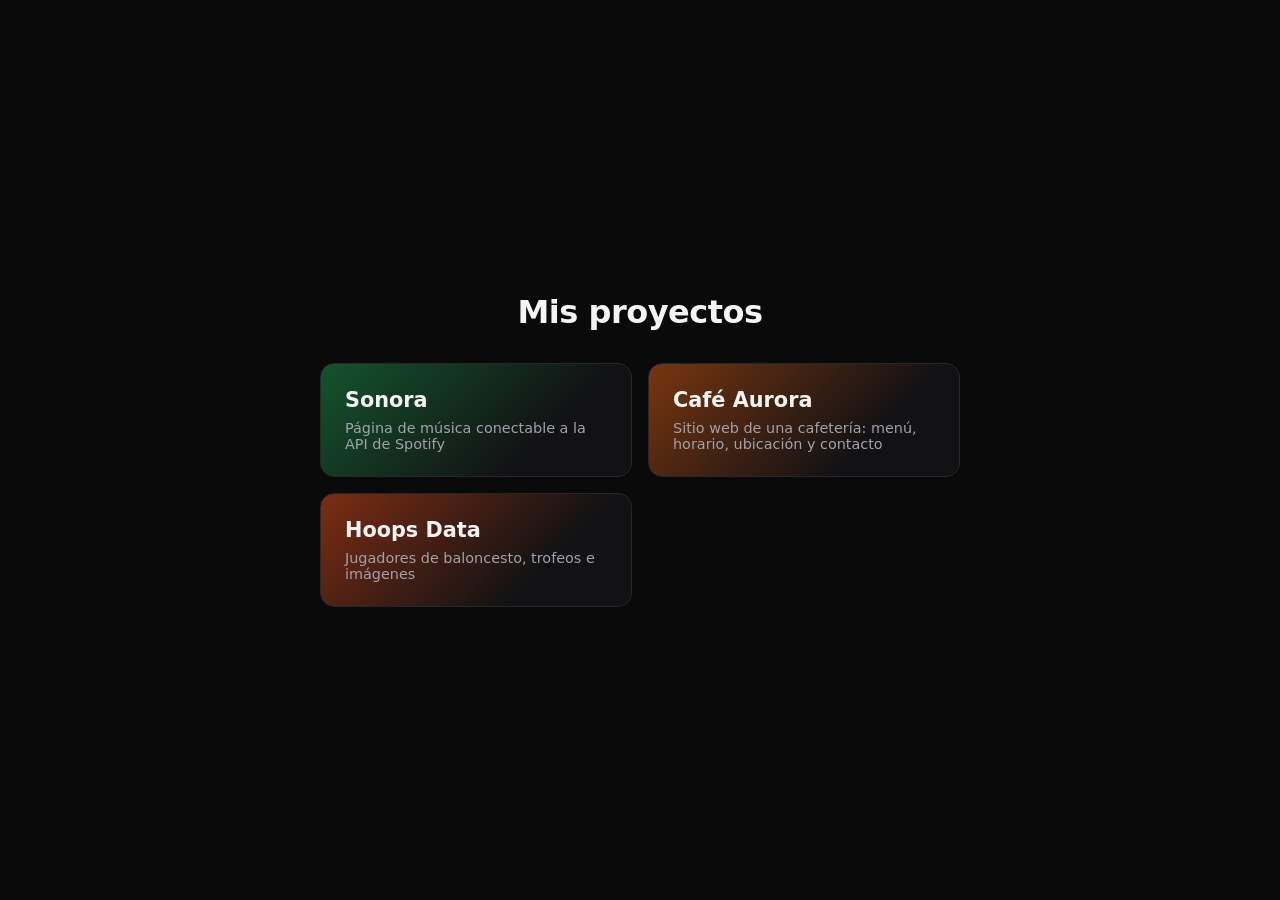
<file: index.html>
<!DOCTYPE html>
<html lang="es">
<head>
  <meta charset="UTF-8" />
  <meta name="viewport" content="width=device-width, initial-scale=1.0" />
  <title>Mis proyectos</title>
  <style>
    * {
      box-sizing: border-box;
      margin: 0;
      padding: 0;
    }

    body {
      min-height: 100vh;
      display: flex;
      flex-direction: column;
      align-items: center;
      justify-content: center;
      gap: 32px;
      padding: 24px;
      font-family: "Segoe UI", system-ui, -apple-system, Roboto, sans-serif;
      background: #0a0a0b;
      color: #f4f4f5;
    }

    h1 {
      font-size: 2rem;
      letter-spacing: -0.5px;
    }

    .projects {
      display: grid;
      grid-template-columns: repeat(auto-fit, minmax(240px, 1fr));
      gap: 16px;
      width: min(640px, 100%);
    }

    a {
      display: flex;
      flex-direction: column;
      gap: 8px;
      padding: 24px;
      border-radius: 14px;
      color: inherit;
      text-decoration: none;
      border: 1px solid #26262b;
      transition: transform 0.2s, border-color 0.2s;
    }

    a:hover {
      transform: translateY(-4px);
      border-color: #71717a;
    }

    .music {
      background: linear-gradient(135deg, #14532d, #121214 70%);
    }

    .cafe {
      background: linear-gradient(135deg, #78350f, #121214 70%);
    }

    .basket {
      background: linear-gradient(135deg, #7c2d12, #121214 70%);
    }

    strong {
      font-size: 1.3rem;
    }

    span {
      color: #a1a1aa;
      font-size: 0.9rem;
    }
  </style>
</head>
<body>
  <h1>Mis proyectos</h1>
  <div class="projects">
    <a class="music" href="spotify-api/index.html">
      <strong>Sonora</strong>
      <span>Página de música conectable a la API de Spotify</span>
    </a>
    <a class="cafe" href="cafe/index.html">
      <strong>Café Aurora</strong>
      <span>Sitio web de una cafetería: menú, horario, ubicación y contacto</span>
    </a>
    <a class="basket" href="basketball/index.html">
      <strong>Hoops Data</strong>
      <span>Jugadores de baloncesto, trofeos e imágenes</span>
    </a>
  </div>
</body>
</html>
</file>
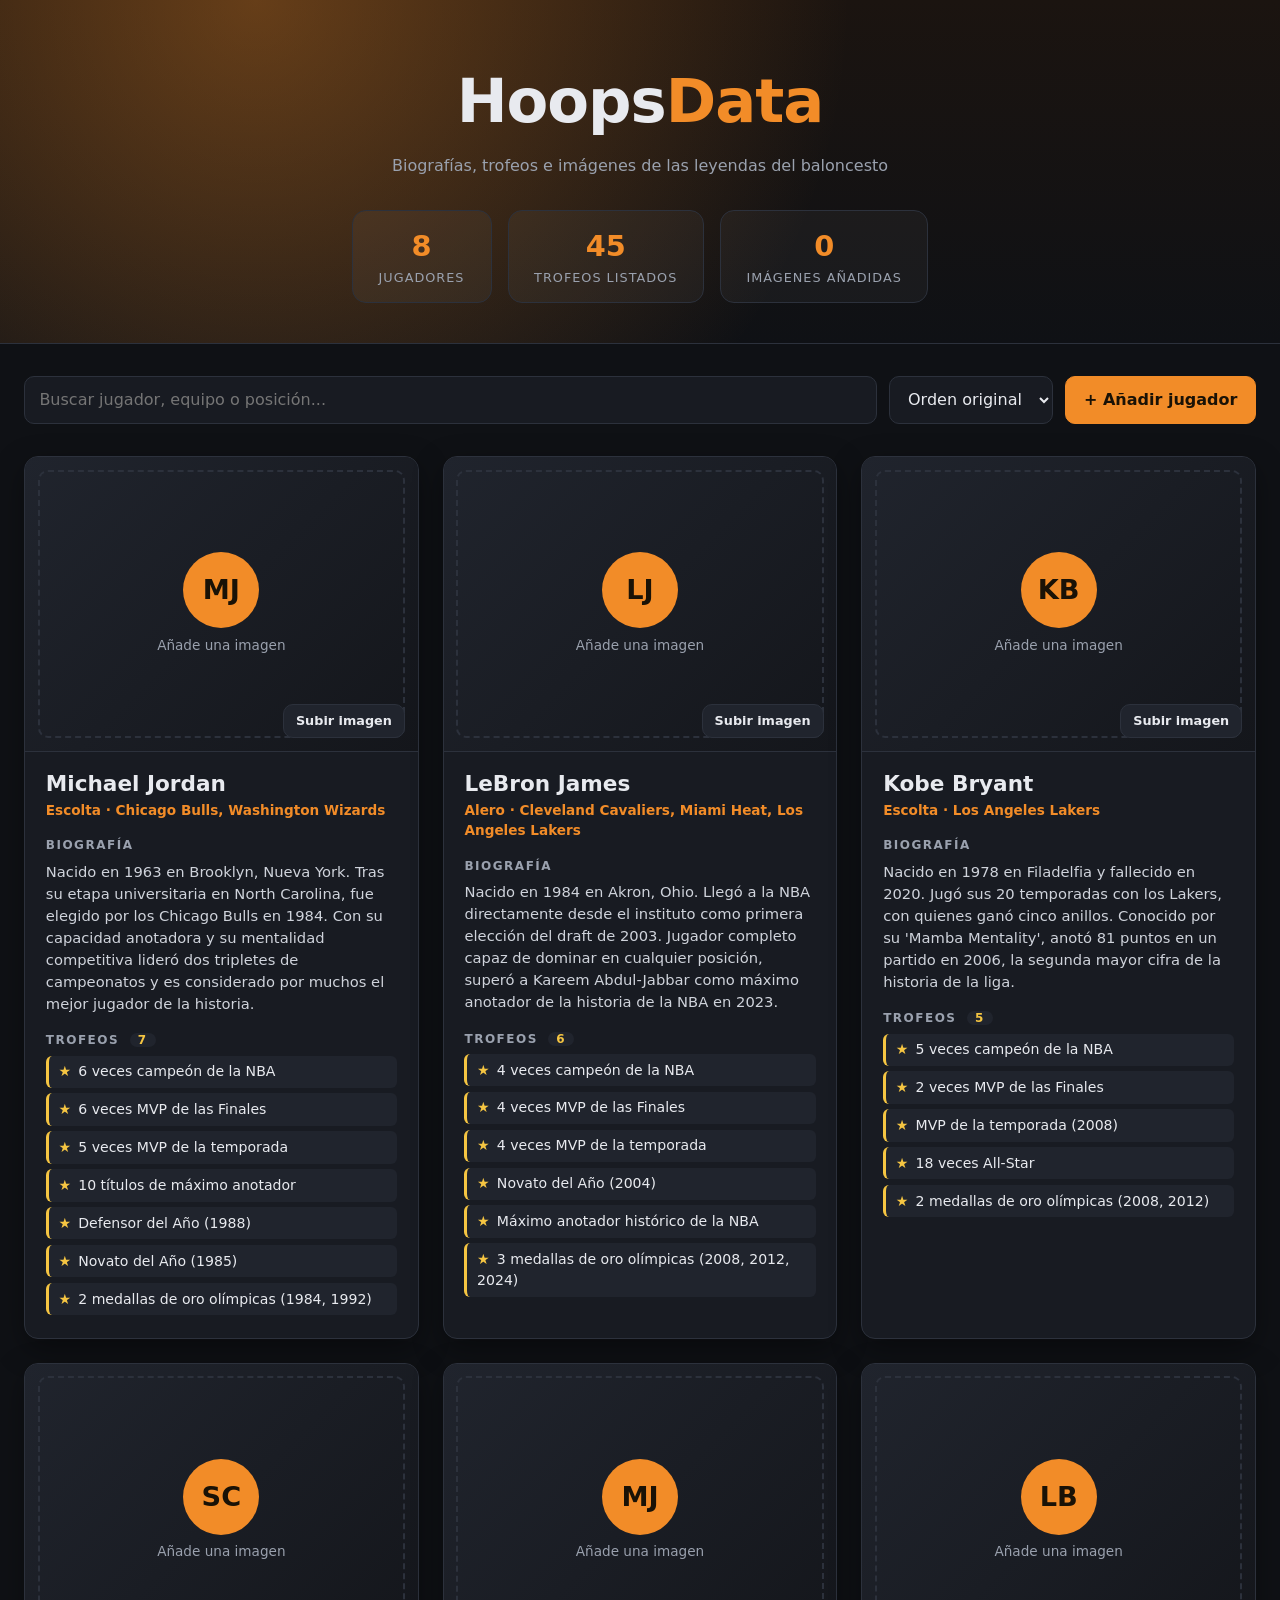
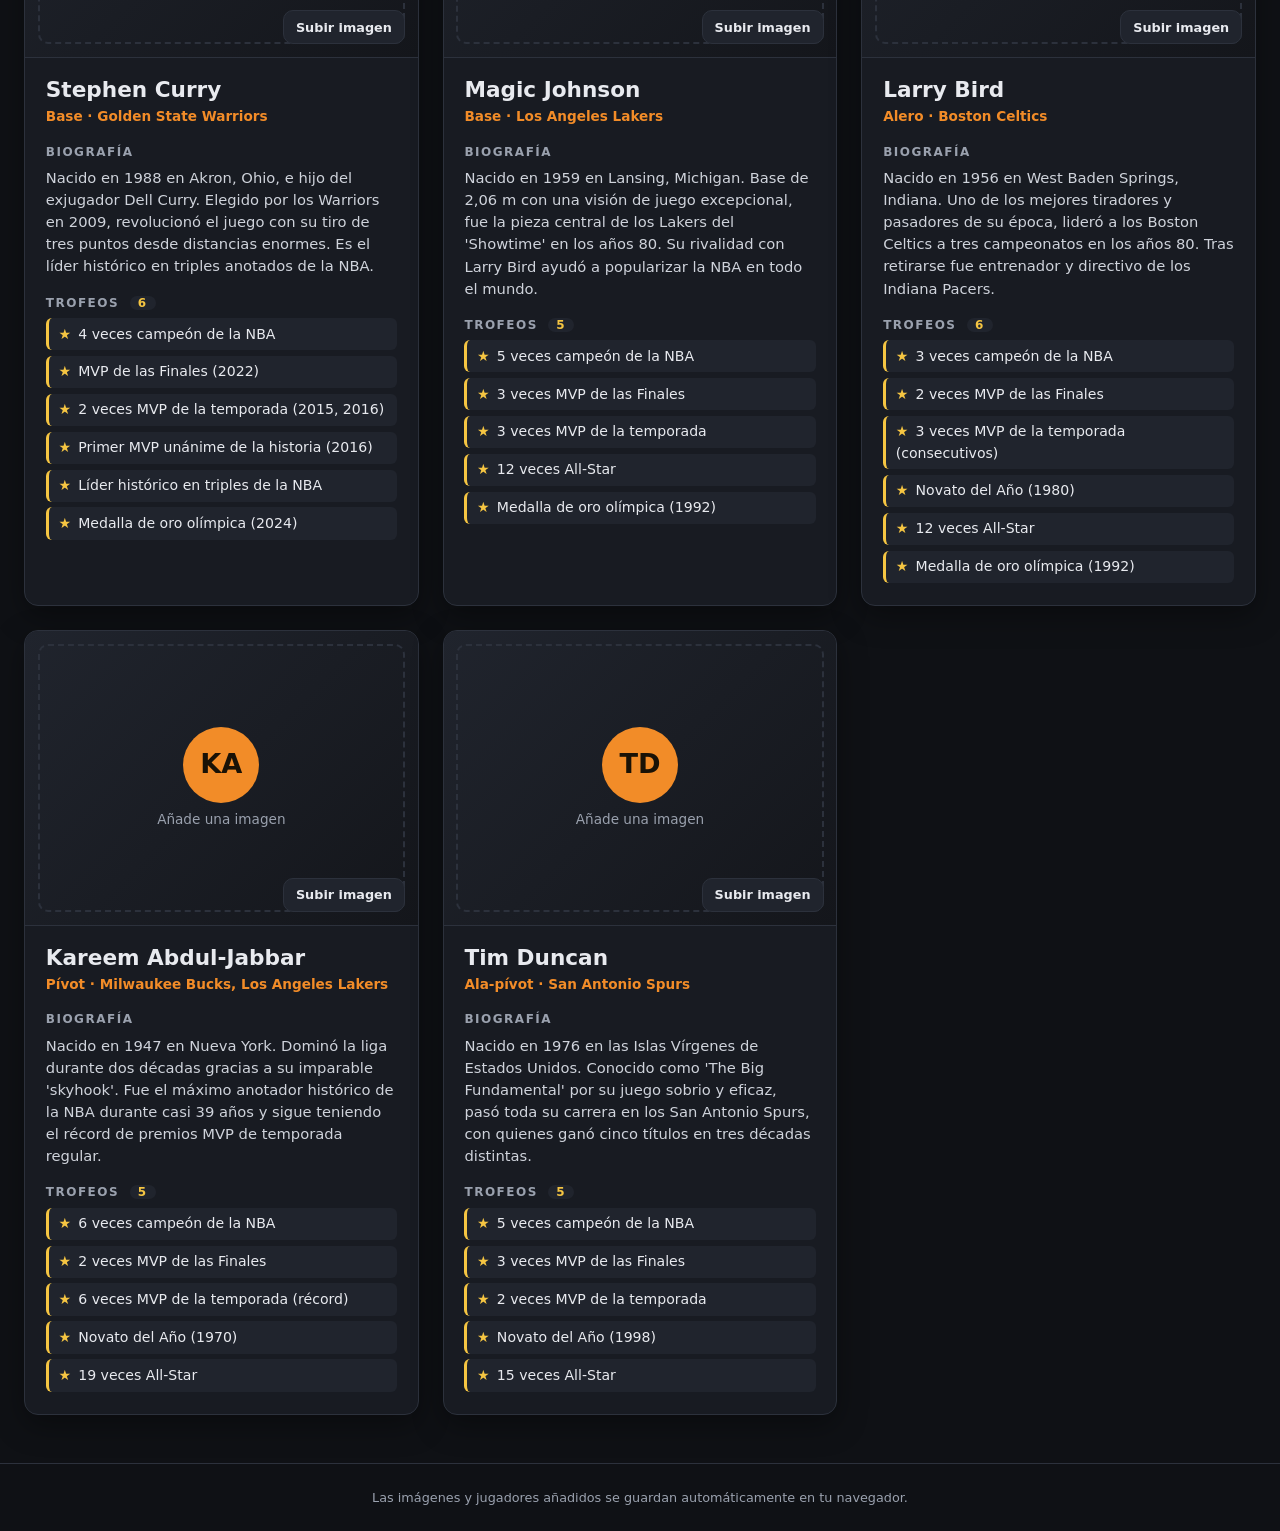
<file: basketball/index.html>
<!DOCTYPE html>
<html lang="es">
<head>
  <meta charset="UTF-8" />
  <meta name="viewport" content="width=device-width, initial-scale=1.0" />
  <title>Hoops Data - Jugadores de Baloncesto</title>
  <link rel="stylesheet" href="styles.css" />
</head>
<body>
  <!-- Interfaz principal -->
  <header class="hero">
    <div class="hero__inner">
      <h1 class="hero__title">Hoops<span>Data</span></h1>
      <p class="hero__subtitle">Biografías, trofeos e imágenes de las leyendas del baloncesto</p>

      <div class="stats">
        <div class="stat">
          <span class="stat__value" id="statPlayers">0</span>
          <span class="stat__label">Jugadores</span>
        </div>
        <div class="stat">
          <span class="stat__value" id="statTrophies">0</span>
          <span class="stat__label">Trofeos listados</span>
        </div>
        <div class="stat">
          <span class="stat__value" id="statImages">0</span>
          <span class="stat__label">Imágenes añadidas</span>
        </div>
      </div>
    </div>
  </header>

  <main class="container">
    <!-- Barra de herramientas -->
    <section class="toolbar">
      <input
        type="search"
        id="searchInput"
        class="toolbar__search"
        placeholder="Buscar jugador, equipo o posición..."
        aria-label="Buscar jugador"
      />
      <select id="sortSelect" class="toolbar__select" aria-label="Ordenar jugadores">
        <option value="default">Orden original</option>
        <option value="name">Nombre (A-Z)</option>
        <option value="trophies">Más trofeos</option>
      </select>
      <button id="openFormBtn" class="btn btn--primary">+ Añadir jugador</button>
    </section>

    <!-- Rejilla de casillas de jugadores -->
    <section id="playersGrid" class="grid" aria-live="polite"></section>
    <p id="emptyMessage" class="empty hidden">No se encontraron jugadores.</p>
  </main>

  <!-- Formulario para añadir jugador -->
  <dialog id="playerDialog" class="dialog">
    <form id="playerForm" class="form" method="dialog">
      <h2>Nuevo jugador</h2>

      <label>Nombre
        <input type="text" name="name" required maxlength="60" />
      </label>
      <div class="form__row">
        <label>Posición
          <input type="text" name="position" maxlength="40" placeholder="Base, Escolta..." />
        </label>
        <label>Equipo(s)
          <input type="text" name="team" maxlength="60" />
        </label>
      </div>
      <label>Mini biografía
        <textarea name="bio" rows="4" required maxlength="600"></textarea>
      </label>
      <label>Trofeos (uno por línea)
        <textarea name="trophies" rows="4" placeholder="Campeón NBA (2020)&#10;MVP de la temporada"></textarea>
      </label>

      <div class="form__actions">
        <button type="button" id="cancelFormBtn" class="btn">Cancelar</button>
        <button type="submit" class="btn btn--primary">Guardar</button>
      </div>
    </form>
  </dialog>

  <!-- Plantilla de casilla de jugador -->
  <template id="playerCardTemplate">
    <article class="card">
      <div class="card__image">
        <img class="card__img hidden" alt="" />
        <div class="card__placeholder">
          <span class="card__initials"></span>
          <span class="card__hint">Añade una imagen</span>
        </div>
        <div class="card__image-actions">
          <label class="btn btn--small">
            Subir imagen
            <input type="file" accept="image/*" class="card__file" hidden />
          </label>
          <button type="button" class="btn btn--small btn--ghost card__remove-img hidden">Quitar</button>
        </div>
      </div>

      <div class="card__body">
        <header class="card__header">
          <h2 class="card__name"></h2>
          <p class="card__meta"></p>
        </header>

        <section class="card__section">
          <h3>Biografía</h3>
          <p class="card__bio"></p>
        </section>

        <section class="card__section">
          <h3>Trofeos <span class="card__count"></span></h3>
          <ul class="card__trophies"></ul>
        </section>
      </div>

      <button type="button" class="card__delete hidden" title="Eliminar jugador">&times;</button>
    </article>
  </template>

  <div id="toast" class="toast" role="status" aria-live="polite"></div>

  <footer class="footer">
    <p>Las imágenes y jugadores añadidos se guardan automáticamente en tu navegador.</p>
  </footer>

  <script src="script.js"></script>
</body>
</html>
</file>
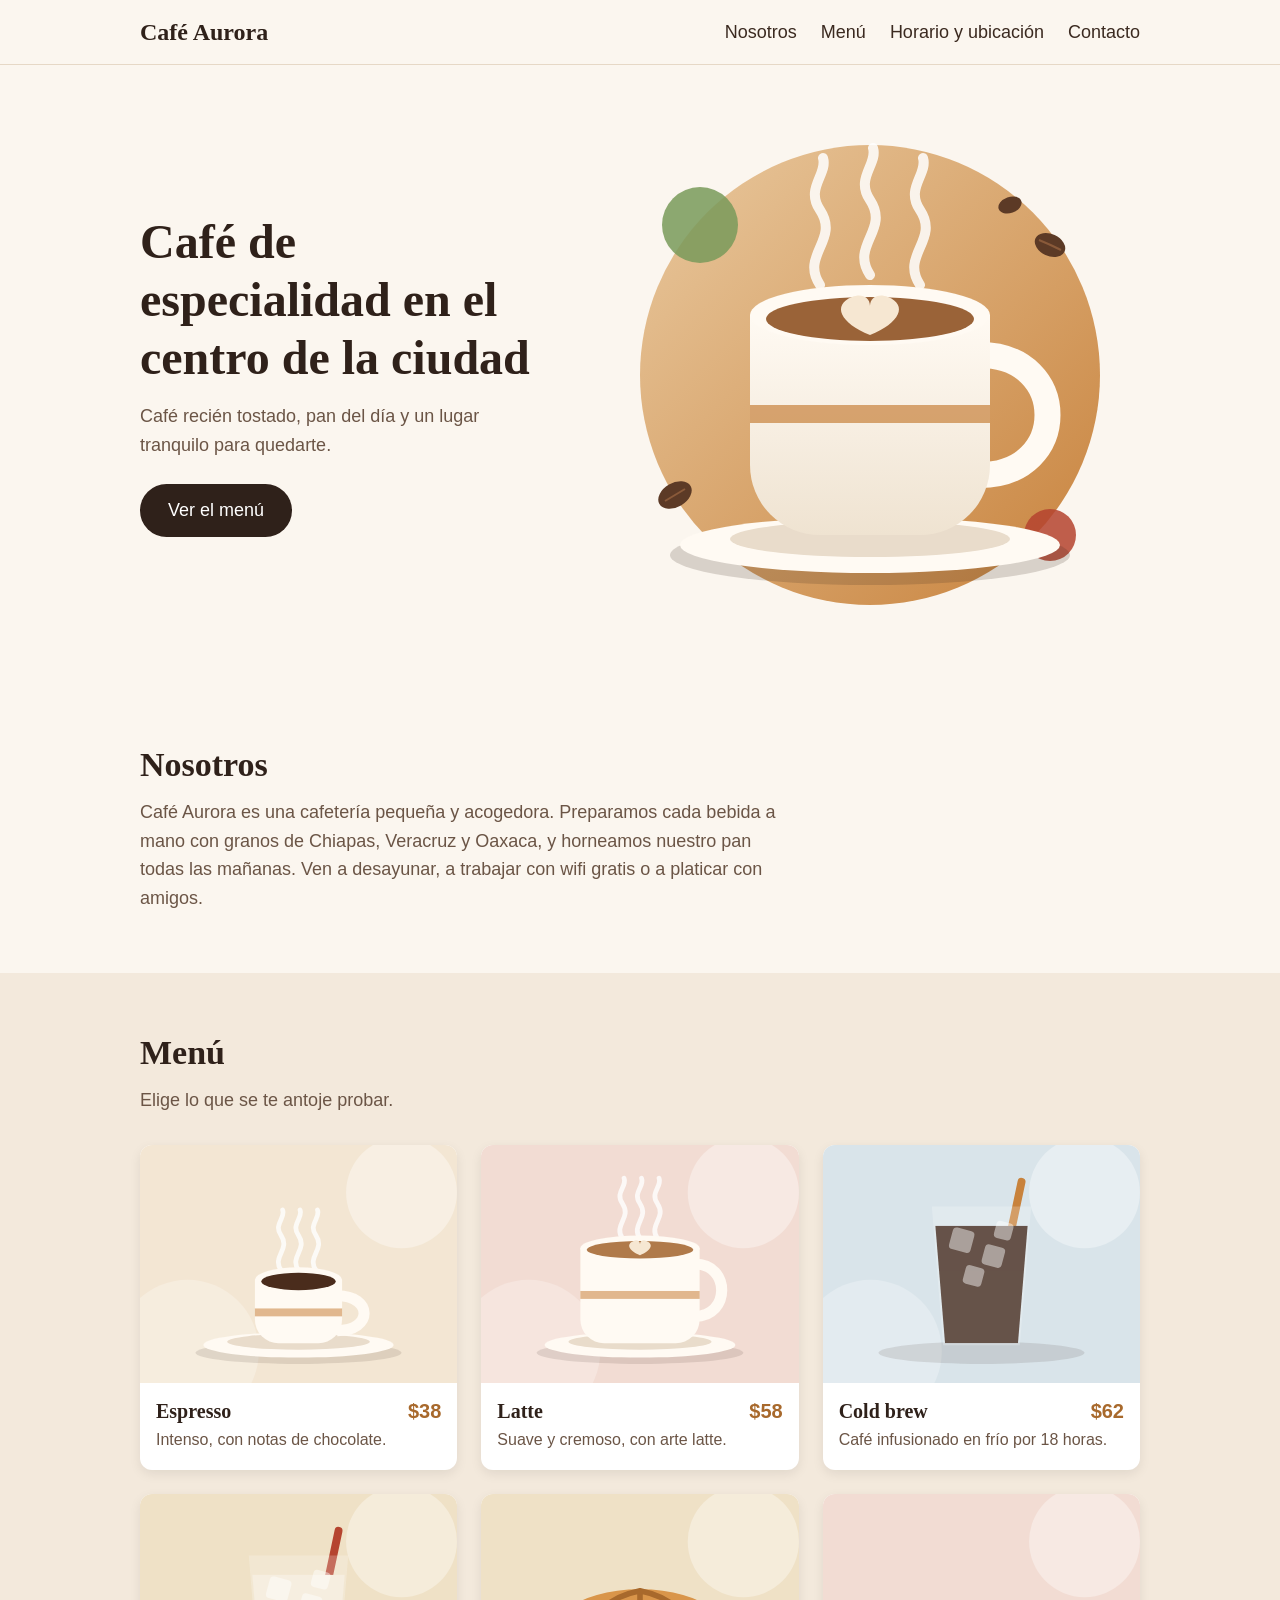
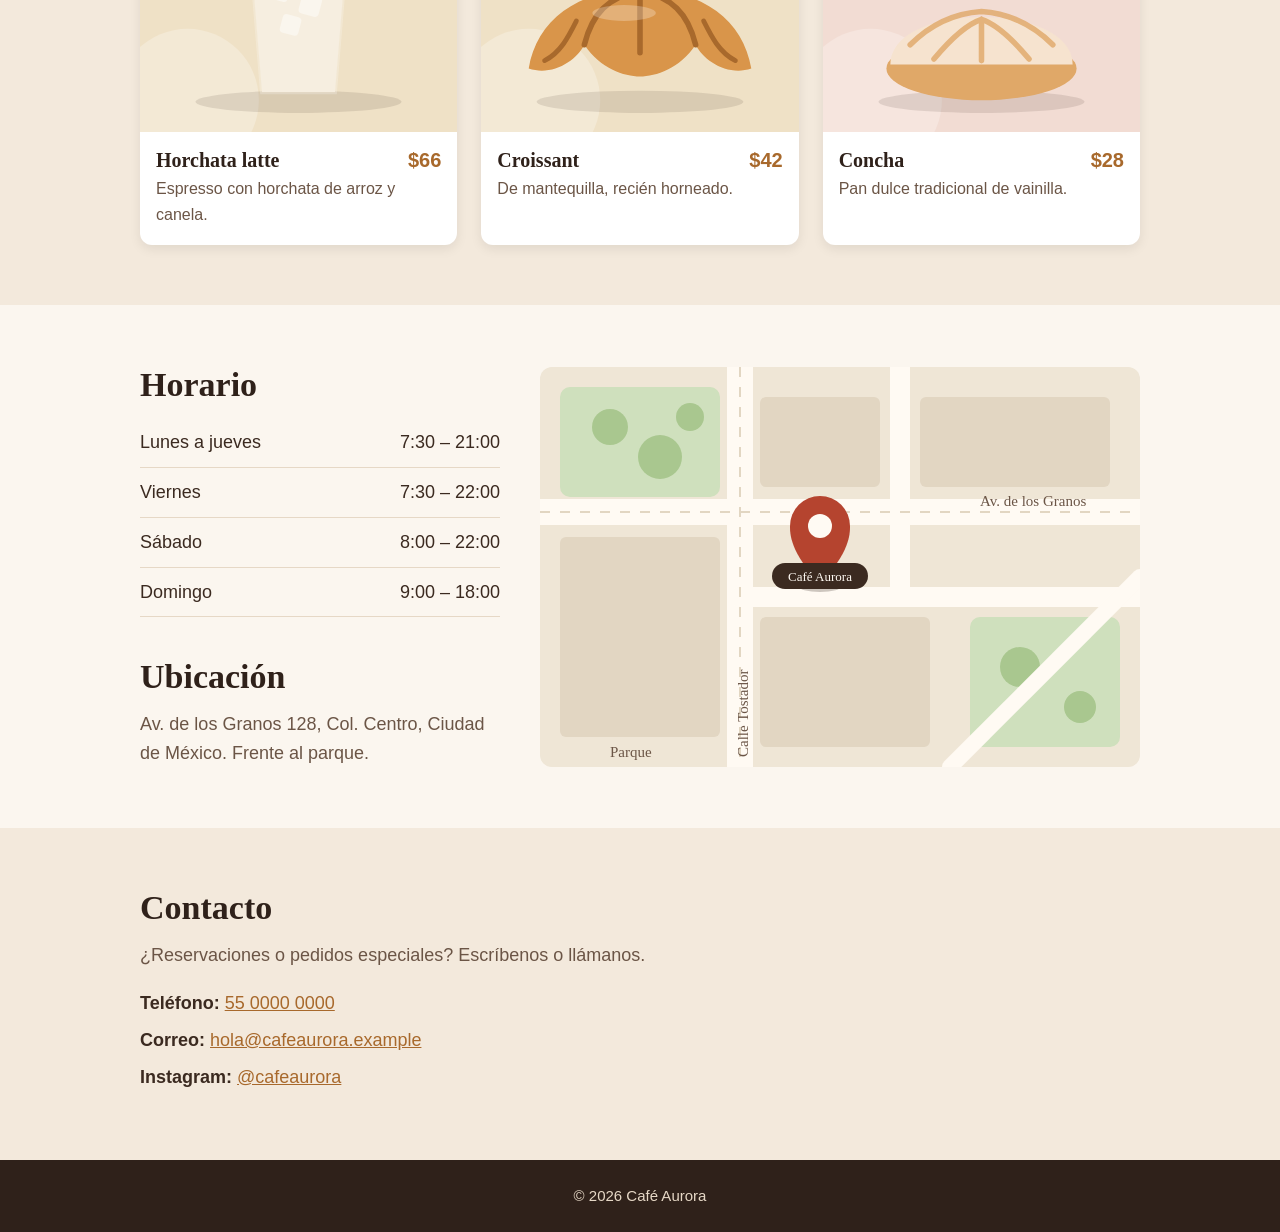
<file: cafe/index.html>
<!DOCTYPE html>
<html lang="es">
<head>
  <meta charset="UTF-8" />
  <meta name="viewport" content="width=device-width, initial-scale=1.0" />
  <title>Café Aurora</title>
  <link rel="icon" href="images/favicon.svg" type="image/svg+xml" />
  <link rel="stylesheet" href="styles.css" />
</head>
<body>
  <!-- Encabezado con menú de navegación -->
  <header class="header">
    <div class="container header__inner">
      <a class="logo" href="#inicio">Café Aurora</a>

      <button class="menu-button" id="menuButton" type="button" aria-expanded="false" aria-controls="nav">Menú</button>

      <nav class="nav" id="nav">
        <a href="#nosotros">Nosotros</a>
        <a href="#menu">Menú</a>
        <a href="#horario">Horario y ubicación</a>
        <a href="#contacto">Contacto</a>
      </nav>
    </div>
  </header>

  <main>
    <!-- Portada -->
    <section class="hero" id="inicio">
      <div class="container hero__inner">
        <div>
          <h1>Café de especialidad en el centro de la ciudad</h1>
          <p>Café recién tostado, pan del día y un lugar tranquilo para quedarte.</p>
          <a class="button" href="#menu">Ver el menú</a>
        </div>
        <img src="images/hero.svg" alt="Taza de café humeante" width="560" height="520" />
      </div>
    </section>

    <!-- Nosotros -->
    <section class="section" id="nosotros">
      <div class="container">
        <h2>Nosotros</h2>
        <p class="text">
          Café Aurora es una cafetería pequeña y acogedora. Preparamos cada bebida a mano con granos de Chiapas, Veracruz y Oaxaca, y horneamos nuestro pan todas las mañanas. Ven a desayunar, a trabajar con wifi gratis o a platicar con amigos.
        </p>
      </div>
    </section>

    <!-- Menú -->
    <section class="section section--light" id="menu">
      <div class="container">
        <h2>Menú</h2>
        <p class="text">Elige lo que se te antoje probar.</p>

        <ul class="cards">
          <li class="card">
            <img src="images/espresso.svg" alt="Espresso" width="400" height="300" />
            <h3>Espresso <span>$38</span></h3>
            <p>Intenso, con notas de chocolate.</p>
          </li>
          <li class="card">
            <img src="images/latte.svg" alt="Latte" width="400" height="300" />
            <h3>Latte <span>$58</span></h3>
            <p>Suave y cremoso, con arte latte.</p>
          </li>
          <li class="card">
            <img src="images/cold-brew.svg" alt="Cold brew" width="400" height="300" />
            <h3>Cold brew <span>$62</span></h3>
            <p>Café infusionado en frío por 18 horas.</p>
          </li>
          <li class="card">
            <img src="images/horchata.svg" alt="Horchata latte" width="400" height="300" />
            <h3>Horchata latte <span>$66</span></h3>
            <p>Espresso con horchata de arroz y canela.</p>
          </li>
          <li class="card">
            <img src="images/croissant.svg" alt="Croissant" width="400" height="300" />
            <h3>Croissant <span>$42</span></h3>
            <p>De mantequilla, recién horneado.</p>
          </li>
          <li class="card">
            <img src="images/concha.svg" alt="Concha" width="400" height="300" />
            <h3>Concha <span>$28</span></h3>
            <p>Pan dulce tradicional de vainilla.</p>
          </li>
        </ul>
      </div>
    </section>

    <!-- Horario y ubicación -->
    <section class="section" id="horario">
      <div class="container columns">
        <div>
          <h2>Horario</h2>
          <ul class="hours">
            <li><span>Lunes a jueves</span> <span>7:30 – 21:00</span></li>
            <li><span>Viernes</span> <span>7:30 – 22:00</span></li>
            <li><span>Sábado</span> <span>8:00 – 22:00</span></li>
            <li><span>Domingo</span> <span>9:00 – 18:00</span></li>
          </ul>

          <h2 class="space">Ubicación</h2>
          <p class="text">Av. de los Granos 128, Col. Centro, Ciudad de México. Frente al parque.</p>
        </div>
        <img class="map" src="images/map.svg" alt="Mapa con la ubicación de Café Aurora frente al parque" width="600" height="400" />
      </div>
    </section>

    <!-- Contacto -->
    <section class="section section--light" id="contacto">
      <div class="container">
        <h2>Contacto</h2>
        <p class="text">¿Reservaciones o pedidos especiales? Escríbenos o llámanos.</p>
        <ul class="contact">
          <li><strong>Teléfono:</strong> <a href="tel:+525500000000">55 0000 0000</a></li>
          <li><strong>Correo:</strong> <a href="mailto:hola@cafeaurora.example">hola@cafeaurora.example</a></li>
          <li><strong>Instagram:</strong> <a href="#contacto">@cafeaurora</a></li>
        </ul>
      </div>
    </section>
  </main>

  <footer class="footer">
    <p>© 2026 Café Aurora</p>
  </footer>

  <script src="script.js"></script>
</body>
</html>
</file>
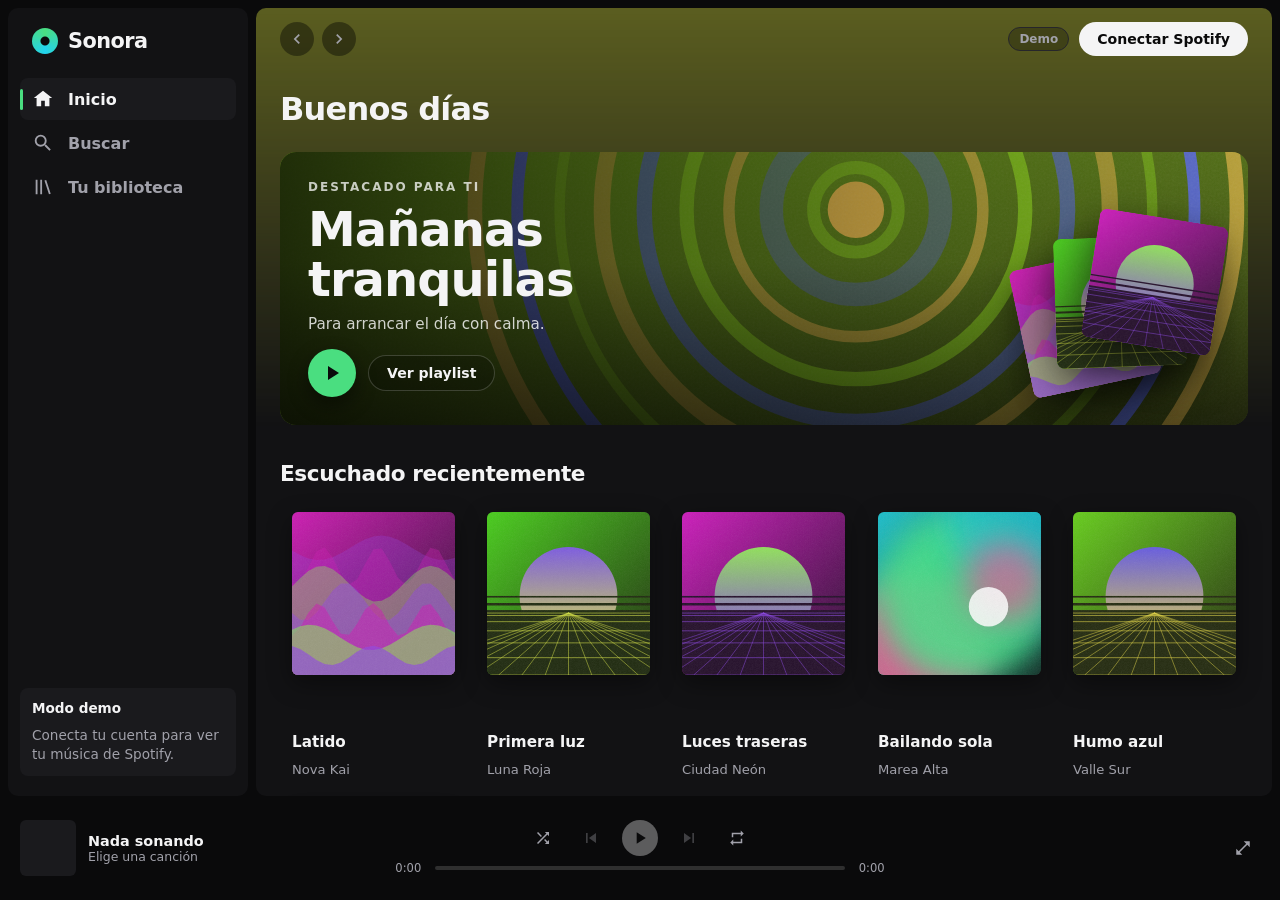
<file: spotify-api/index.html>
<!DOCTYPE html>
<html lang="es">
<head>
  <meta charset="UTF-8" />
  <meta name="viewport" content="width=device-width, initial-scale=1.0" />
  <meta name="theme-color" content="#0a0a0b" />
  <title>Sonora - Música</title>
  <link rel="stylesheet" href="styles.css" />
</head>
<body>
  <div class="app">
    <!-- Barra lateral (en móvil se convierte en barra inferior) -->
    <aside class="sidebar">
      <a class="brand" href="#/home" aria-label="Sonora, inicio">
        <span class="brand__mark" aria-hidden="true"></span>
        <span class="brand__name">Sonora</span>
      </a>

      <nav class="nav" aria-label="Navegación principal">
        <a href="#/home" class="nav__link" data-route="home">
          <span data-icon="home" data-size="22"></span>
          <span>Inicio</span>
        </a>
        <a href="#/search" class="nav__link" data-route="search">
          <span data-icon="search" data-size="22"></span>
          <span>Buscar</span>
        </a>
        <a href="#/library" class="nav__link" data-route="library">
          <span data-icon="library" data-size="22"></span>
          <span>Tu biblioteca</span>
        </a>
      </nav>

      <div class="account" id="account"></div>
    </aside>

    <!-- Contenido principal -->
    <main class="main" id="main">
      <!-- Resplandor de color que cambia según la portada -->
      <div class="main__glow" aria-hidden="true"></div>

      <header class="topbar" id="topbar">
        <div class="topbar__history">
          <button type="button" class="icon-btn" id="backBtn" aria-label="Atrás" data-icon="chevronLeft"></button>
          <button type="button" class="icon-btn" id="forwardBtn" aria-label="Adelante" data-icon="chevronRight"></button>
        </div>

        <!-- Título que aparece al hacer scroll en las páginas de detalle -->
        <div class="topbar__title" id="topbarTitle" aria-hidden="true"></div>

        <form class="search-box hidden" id="searchForm" role="search">
          <span data-icon="search" data-size="18"></span>
          <input
            type="search"
            id="searchInput"
            placeholder="¿Qué quieres escuchar?"
            autocomplete="off"
            aria-label="Buscar canciones, artistas, álbumes o playlists"
          />
        </form>

        <div class="topbar__right" id="topbarRight"></div>
      </header>

      <div class="view" id="view" aria-live="polite"></div>

      <footer class="credits">
        <p>Datos y reproducción proporcionados por Spotify cuando conectas tu cuenta. Las portadas del modo demo se generan con código.</p>
      </footer>
    </main>

    <!-- Reproductor -->
    <footer class="player" id="player">
      <div class="player__track">
        <button type="button" class="player__cover" id="playerCover" aria-label="Abrir pantalla de reproducción" data-action="open-np"></button>
        <div class="player__info">
          <span class="player__title js-title">Nada sonando</span>
          <span class="player__artist js-artist">Elige una canción</span>
        </div>
        <button type="button" class="icon-btn like-btn js-like hidden" aria-label="Me gusta"></button>
      </div>

      <div class="player__center">
        <div class="player__controls js-controls">
          <button type="button" class="icon-btn mode-btn" data-action="shuffle" aria-label="Aleatorio" aria-pressed="false" data-icon="shuffle" data-size="18"></button>
          <button type="button" class="icon-btn" data-action="prev" aria-label="Anterior" data-icon="prev" disabled></button>
          <button type="button" class="play-btn" data-action="toggle" aria-label="Reproducir" disabled></button>
          <button type="button" class="icon-btn" data-action="next" aria-label="Siguiente" data-icon="next" disabled></button>
          <button type="button" class="icon-btn mode-btn" data-action="repeat" aria-label="Repetir" data-icon="repeat" data-size="18"></button>
        </div>
        <div class="progress js-progress">
          <span class="time js-time-current">0:00</span>
          <div class="bar js-seek" role="slider" tabindex="0" aria-label="Posición de la canción" aria-valuemin="0" aria-valuemax="100" aria-valuenow="0">
            <div class="bar__fill js-fill"></div>
            <div class="bar__knob js-knob"></div>
          </div>
          <span class="time js-time-total">0:00</span>
        </div>
        <!-- Reproductor oficial de Spotify (solo con la cuenta conectada) -->
        <div class="player__embed hidden" id="playerEmbed"></div>
      </div>

      <div class="player__right">
        <a class="open-link hidden" id="playerOpen" target="_blank" rel="noopener">Abrir en Spotify</a>
        <button type="button" class="icon-btn" data-action="open-np" aria-label="Pantalla de reproducción" data-icon="expand" data-size="18"></button>
      </div>
    </footer>
  </div>

  <!-- Pantalla "Reproduciendo ahora" -->
  <section class="np" id="nowPlaying" aria-label="Reproduciendo ahora" aria-hidden="true">
    <div class="np__bg" aria-hidden="true"><img id="npBg" alt="" /></div>

    <header class="np__header">
      <button type="button" class="icon-btn" data-action="close-np" aria-label="Cerrar" data-icon="chevronDown" data-size="26"></button>
      <div class="np__context">
        <span>Reproduciendo desde</span>
        <strong id="npContext">Tu música</strong>
      </div>
      <span class="np__spacer"></span>
    </header>

    <div class="np__body">
      <div class="np__stage">
        <div class="turntable">
          <div class="turntable__plate">
            <div class="vinyl" id="vinyl">
              <img class="vinyl__label" id="npLabel" alt="" />
              <span class="vinyl__hole"></span>
            </div>
          </div>
          <div class="tonearm" aria-hidden="true">
            <span class="tonearm__base"></span>
            <span class="tonearm__arm"></span>
            <span class="tonearm__head"></span>
          </div>
        </div>
        <canvas class="np__viz" id="npViz" aria-hidden="true"></canvas>
      </div>

      <div class="np__side">
        <div class="np__info">
          <div class="np__text">
            <h2 class="js-title">Nada sonando</h2>
            <p class="js-artist">Elige una canción</p>
          </div>
          <button type="button" class="icon-btn like-btn js-like hidden" aria-label="Me gusta"></button>
        </div>

        <div class="progress progress--lg js-progress">
          <span class="time js-time-current">0:00</span>
          <div class="bar js-seek" role="slider" tabindex="0" aria-label="Posición de la canción" aria-valuemin="0" aria-valuemax="100" aria-valuenow="0">
            <div class="bar__fill js-fill"></div>
            <div class="bar__knob js-knob"></div>
          </div>
          <span class="time js-time-total">0:00</span>
        </div>

        <div class="np__controls js-controls">
          <button type="button" class="icon-btn mode-btn" data-action="shuffle" aria-label="Aleatorio" aria-pressed="false" data-icon="shuffle" data-size="22"></button>
          <button type="button" class="icon-btn" data-action="prev" aria-label="Anterior" data-icon="prev" data-size="28" disabled></button>
          <button type="button" class="play-btn play-btn--xl" data-action="toggle" aria-label="Reproducir" disabled></button>
          <button type="button" class="icon-btn" data-action="next" aria-label="Siguiente" data-icon="next" data-size="28" disabled></button>
          <button type="button" class="icon-btn mode-btn" data-action="repeat" aria-label="Repetir" data-icon="repeat" data-size="22"></button>
        </div>

        <p class="np__note hidden" id="npEmbedNote">Controla la reproducción desde el reproductor de Spotify de abajo.</p>

        <div class="np__queue-wrap">
          <h3>A continuación</h3>
          <ol class="np__queue" id="npQueue"></ol>
        </div>
      </div>
    </div>
  </section>

  <!-- Ventana con instrucciones de conexión -->
  <dialog class="dialog" id="setupDialog">
    <h2>Conectar con Spotify</h2>
    <p>Para usar tu cuenta todavía falta configurar el <strong>Client ID</strong> de tu app de Spotify.</p>
    <ol>
      <li>Entra a <strong>developer.spotify.com/dashboard</strong> y crea una app.</li>
      <li>En <strong>Redirect URIs</strong> agrega exactamente esta dirección:
        <code id="redirectUriText"></code>
      </li>
      <li>Marca <strong>Web API</strong> y guarda.</li>
      <li>Copia el <strong>Client ID</strong> y pégalo en <code>CONFIG.clientId</code> al inicio de <code>script.js</code>.</li>
    </ol>
    <p class="dialog__note">Los pasos completos están en el archivo README.md del proyecto.</p>
    <form method="dialog" class="dialog__actions">
      <button class="btn btn--primary">Entendido</button>
    </form>
  </dialog>

  <div class="toast" id="toast" role="status" aria-live="polite"></div>

  <script src="script.js"></script>
</body>
</html>
</file>
<file: basketball/styles.css>
:root {
  --bg: #0f1115;
  --surface: #181b22;
  --surface-2: #20242d;
  --border: #2c313c;
  --text: #e8eaef;
  --muted: #9aa1ae;
  --accent: #f28c28;
  --accent-dark: #c96d14;
  --gold: #f5c542;
  --radius: 14px;
  --shadow: 0 10px 30px rgba(0, 0, 0, 0.35);
}

* {
  box-sizing: border-box;
  margin: 0;
  padding: 0;
}

body {
  font-family: "Segoe UI", system-ui, -apple-system, Roboto, sans-serif;
  background: var(--bg);
  color: var(--text);
  line-height: 1.5;
  min-height: 100vh;
}

.hidden {
  display: none !important;
}

/* ---------- Interfaz principal ---------- */
.hero {
  background:
    radial-gradient(circle at 20% 0%, rgba(242, 140, 40, 0.35), transparent 55%),
    linear-gradient(180deg, #1b1410 0%, var(--bg) 100%);
  border-bottom: 1px solid var(--border);
  padding: 3.5rem 1.5rem 2.5rem;
  text-align: center;
}

.hero__title {
  font-size: clamp(2.4rem, 6vw, 3.8rem);
  font-weight: 800;
  letter-spacing: -1px;
}

.hero__title span {
  color: var(--accent);
}

.hero__subtitle {
  color: var(--muted);
  margin-top: 0.4rem;
}

.stats {
  display: flex;
  justify-content: center;
  gap: 1rem;
  flex-wrap: wrap;
  margin-top: 2rem;
}

.stat {
  background: rgba(255, 255, 255, 0.04);
  border: 1px solid var(--border);
  border-radius: var(--radius);
  padding: 0.9rem 1.6rem;
  min-width: 140px;
  display: flex;
  flex-direction: column;
}

.stat__value {
  font-size: 1.8rem;
  font-weight: 700;
  color: var(--accent);
}

.stat__label {
  font-size: 0.8rem;
  color: var(--muted);
  text-transform: uppercase;
  letter-spacing: 1px;
}

/* ---------- Contenedor y barra ---------- */
.container {
  max-width: 1280px;
  margin: 0 auto;
  padding: 2rem 1.5rem 3rem;
}

.toolbar {
  display: flex;
  gap: 0.75rem;
  flex-wrap: wrap;
  margin-bottom: 2rem;
}

.toolbar__search,
.toolbar__select,
.form input,
.form textarea {
  background: var(--surface);
  border: 1px solid var(--border);
  color: var(--text);
  border-radius: 10px;
  padding: 0.7rem 0.9rem;
  font: inherit;
}

.toolbar__search {
  flex: 1 1 260px;
}

.toolbar__search:focus,
.toolbar__select:focus,
.form input:focus,
.form textarea:focus {
  outline: 2px solid var(--accent);
  outline-offset: 1px;
}

/* ---------- Botones ---------- */
.btn {
  background: var(--surface-2);
  color: var(--text);
  border: 1px solid var(--border);
  border-radius: 10px;
  padding: 0.7rem 1.1rem;
  font: inherit;
  font-weight: 600;
  cursor: pointer;
  transition: background 0.2s, transform 0.1s;
}

.btn:hover {
  background: #2a2f3a;
}

.btn:active {
  transform: scale(0.97);
}

.btn--primary {
  background: var(--accent);
  border-color: var(--accent);
  color: #1a1206;
}

.btn--primary:hover {
  background: var(--accent-dark);
}

.btn--small {
  padding: 0.4rem 0.75rem;
  font-size: 0.8rem;
}

.btn--ghost {
  background: rgba(0, 0, 0, 0.45);
}

/* ---------- Rejilla y casillas ---------- */
.grid {
  display: grid;
  grid-template-columns: repeat(auto-fill, minmax(300px, 1fr));
  gap: 1.5rem;
}

.card {
  position: relative;
  background: var(--surface);
  border: 1px solid var(--border);
  border-radius: var(--radius);
  overflow: hidden;
  display: flex;
  flex-direction: column;
  box-shadow: var(--shadow);
  transition: transform 0.2s, border-color 0.2s;
}

.card:hover {
  transform: translateY(-4px);
  border-color: var(--accent);
}

/* Casilla de imagen */
.card__image {
  position: relative;
  aspect-ratio: 4 / 3;
  background: linear-gradient(135deg, var(--surface-2), #14161b);
  border-bottom: 1px solid var(--border);
}

.card__img {
  width: 100%;
  height: 100%;
  object-fit: cover;
  display: block;
}

.card__placeholder {
  position: absolute;
  inset: 0;
  display: flex;
  flex-direction: column;
  align-items: center;
  justify-content: center;
  gap: 0.4rem;
  border: 2px dashed var(--border);
  margin: 0.8rem;
  border-radius: 10px;
}

.card__initials {
  width: 76px;
  height: 76px;
  border-radius: 50%;
  background: var(--accent);
  color: #1a1206;
  font-size: 1.7rem;
  font-weight: 800;
  display: grid;
  place-items: center;
}

.card__hint {
  color: var(--muted);
  font-size: 0.85rem;
}

.card__image-actions {
  position: absolute;
  bottom: 0.8rem;
  right: 0.8rem;
  display: flex;
  gap: 0.4rem;
}

.card__image.is-dragover .card__placeholder {
  border-color: var(--accent);
  background: rgba(242, 140, 40, 0.08);
}

/* Cuerpo de la casilla */
.card__body {
  padding: 1.2rem 1.3rem 1.4rem;
  display: flex;
  flex-direction: column;
  gap: 1rem;
  flex: 1;
}

.card__name {
  font-size: 1.35rem;
  line-height: 1.2;
}

.card__meta {
  color: var(--accent);
  font-size: 0.85rem;
  font-weight: 600;
  margin-top: 0.2rem;
}

.card__section h3 {
  font-size: 0.75rem;
  text-transform: uppercase;
  letter-spacing: 1.5px;
  color: var(--muted);
  margin-bottom: 0.4rem;
}

.card__bio {
  font-size: 0.92rem;
  color: #cfd3db;
}

.card__count {
  background: var(--surface-2);
  color: var(--gold);
  border-radius: 999px;
  padding: 0 0.5rem;
  margin-left: 0.3rem;
  font-size: 0.75rem;
}

.card__trophies {
  list-style: none;
  display: flex;
  flex-direction: column;
  gap: 0.35rem;
}

.card__trophies li {
  font-size: 0.88rem;
  background: var(--surface-2);
  border-left: 3px solid var(--gold);
  border-radius: 6px;
  padding: 0.35rem 0.6rem;
}

.card__trophies li::before {
  content: "\2605";
  color: var(--gold);
  margin-right: 0.45rem;
}

.card__trophies .is-empty {
  border-left-color: var(--border);
  color: var(--muted);
}

.card__trophies .is-empty::before {
  content: "";
  margin: 0;
}

.card__delete {
  position: absolute;
  top: 0.6rem;
  right: 0.6rem;
  width: 32px;
  height: 32px;
  border-radius: 50%;
  border: none;
  background: rgba(0, 0, 0, 0.6);
  color: #fff;
  font-size: 1.3rem;
  cursor: pointer;
}

.card__delete:hover {
  background: #c0392b;
}

.empty {
  text-align: center;
  color: var(--muted);
  padding: 3rem 0;
}

/* ---------- Formulario ---------- */
.dialog {
  margin: auto;
  border: 1px solid var(--border);
  border-radius: var(--radius);
  background: var(--surface);
  color: var(--text);
  width: min(560px, 92vw);
  box-shadow: var(--shadow);
}

.dialog::backdrop {
  background: rgba(0, 0, 0, 0.65);
}

.form {
  padding: 1.6rem;
  display: flex;
  flex-direction: column;
  gap: 0.9rem;
}

.form label {
  display: flex;
  flex-direction: column;
  gap: 0.35rem;
  font-size: 0.85rem;
  color: var(--muted);
  flex: 1;
}

.form textarea {
  resize: vertical;
}

.form__row {
  display: flex;
  gap: 0.8rem;
  flex-wrap: wrap;
}

.form__actions {
  display: flex;
  justify-content: flex-end;
  gap: 0.6rem;
  margin-top: 0.4rem;
}

/* ---------- Pie ---------- */
.footer {
  text-align: center;
  color: var(--muted);
  font-size: 0.8rem;
  padding: 1.5rem;
  border-top: 1px solid var(--border);
}

@media (max-width: 480px) {
  .hero {
    padding-top: 2.5rem;
  }

  .stat {
    min-width: 100px;
    padding: 0.7rem 1rem;
  }
}

/* ---------- Aviso de guardado ---------- */
.toast {
  position: fixed;
  left: 50%;
  bottom: 1.5rem;
  transform: translate(-50%, 150%);
  background: #1f7a4d;
  color: #fff;
  padding: 0.7rem 1.2rem;
  border-radius: 10px;
  font-weight: 600;
  font-size: 0.9rem;
  box-shadow: var(--shadow);
  opacity: 0;
  pointer-events: none;
  transition: transform 0.25s, opacity 0.25s;
  z-index: 100;
  max-width: 90vw;
  text-align: center;
}

.toast.is-visible {
  transform: translate(-50%, 0);
  opacity: 1;
}

.toast--error {
  background: #b03a2e;
}
</file>
<file: cafe/styles.css>
* {
  box-sizing: border-box;
  margin: 0;
  padding: 0;
}

html {
  scroll-behavior: smooth;
  scroll-padding-top: 70px;
}

body {
  font-family: Arial, Helvetica, sans-serif;
  font-size: 18px;
  line-height: 1.6;
  color: #3b2a20;
  background: #fbf6ef;
}

img {
  display: block;
  max-width: 100%;
  height: auto;
}

a {
  color: #a8692c;
}

ul {
  list-style: none;
}

h1,
h2,
h3 {
  font-family: Georgia, serif;
  color: #2f211a;
  line-height: 1.2;
}

h2 {
  font-size: 34px;
  margin-bottom: 12px;
}

.container {
  width: 90%;
  max-width: 1000px;
  margin: 0 auto;
}

.text {
  max-width: 650px;
  color: #6b5546;
}

.space {
  margin-top: 40px;
}

/* Encabezado */
.header {
  position: sticky;
  top: 0;
  z-index: 10;
  background: #fbf6ef;
  border-bottom: 1px solid #e6d8c6;
}

.header__inner {
  display: flex;
  align-items: center;
  justify-content: space-between;
  min-height: 64px;
}

.logo {
  font-family: Georgia, serif;
  font-size: 24px;
  font-weight: bold;
  color: #2f211a;
  text-decoration: none;
}

.nav {
  display: flex;
  gap: 24px;
}

.nav a {
  color: #3b2a20;
  text-decoration: none;
}

.nav a:hover {
  color: #a8692c;
  text-decoration: underline;
}

.menu-button {
  display: none;
  padding: 8px 16px;
  border: 2px solid #2f211a;
  border-radius: 8px;
  background: none;
  font: inherit;
  cursor: pointer;
}

/* Botón */
.button {
  display: inline-block;
  margin-top: 24px;
  padding: 12px 28px;
  border-radius: 30px;
  background: #2f211a;
  color: #fff;
  text-decoration: none;
}

.button:hover {
  background: #5c3a26;
}

/* Portada */
.hero {
  padding: 50px 0;
}

.hero__inner {
  display: flex;
  align-items: center;
  gap: 40px;
}

.hero__inner > * {
  flex: 1;
}

.hero h1 {
  font-size: 48px;
  margin-bottom: 16px;
}

.hero p {
  color: #6b5546;
}

/* Secciones */
.section {
  padding: 60px 0;
}

.section--light {
  background: #f3e9dc;
}

/* Menú */
.cards {
  display: grid;
  grid-template-columns: repeat(3, 1fr);
  gap: 24px;
  margin-top: 30px;
}

.card {
  background: #fff;
  border-radius: 12px;
  overflow: hidden;
  box-shadow: 0 4px 12px rgba(0, 0, 0, 0.08);
}

.card h3 {
  display: flex;
  justify-content: space-between;
  font-size: 20px;
  padding: 16px 16px 4px;
}

.card h3 span {
  color: #a8692c;
  font-family: Arial, Helvetica, sans-serif;
}

.card p {
  padding: 0 16px 18px;
  color: #6b5546;
  font-size: 16px;
}

/* Horario y ubicación */
.columns {
  display: flex;
  align-items: center;
  gap: 40px;
}

.columns > * {
  flex: 1;
}

.hours li {
  display: flex;
  justify-content: space-between;
  padding: 10px 0;
  border-bottom: 1px solid #e6d8c6;
}

.map {
  border-radius: 12px;
}

/* Contacto */
.contact {
  margin-top: 20px;
}

.contact li {
  margin-bottom: 8px;
}

/* Pie de página */
.footer {
  padding: 24px 0;
  text-align: center;
  background: #2f211a;
  color: #e6d8c6;
  font-size: 15px;
}

/* Tablet y celular */
@media (max-width: 768px) {
  body {
    font-size: 16px;
  }

  .menu-button {
    display: block;
  }

  .nav {
    display: none;
    position: absolute;
    top: 100%;
    left: 0;
    right: 0;
    flex-direction: column;
    gap: 0;
    background: #fbf6ef;
    border-bottom: 1px solid #e6d8c6;
  }

  .nav.is-open {
    display: flex;
  }

  .nav a {
    padding: 14px 5%;
    border-top: 1px solid #e6d8c6;
  }

  .hero__inner,
  .columns {
    flex-direction: column;
  }

  .hero h1 {
    font-size: 34px;
  }

  h2 {
    font-size: 28px;
  }

  .cards {
    grid-template-columns: 1fr 1fr;
  }
}

@media (max-width: 480px) {
  .cards {
    grid-template-columns: 1fr;
  }
}
</file>
<file: spotify-api/styles.css>
:root {
  --bg: #0a0a0b;
  --surface: #121214;
  --surface-2: #1a1a1d;
  --surface-3: #242428;
  --border: #26262b;
  --text: #f4f4f5;
  --muted: #a1a1aa;
  --subtle: #71717a;
  --accent: #4ade80;
  --accent-hover: #6ee79a;
  --danger: #f87171;
  --radius: 10px;
  --player-h: 88px;
  --sidebar-w: 240px;
  /* Color dinámico: lo cambia script.js según la portada */
  --dyn: hsl(150, 25%, 22%);
  --np: hsl(150, 25%, 22%);
  --ease-out: cubic-bezier(0.22, 1, 0.36, 1);
}

* {
  box-sizing: border-box;
  margin: 0;
  padding: 0;
}

html,
body {
  height: 100%;
}

body {
  font-family: "Inter", "Segoe UI", system-ui, -apple-system, Roboto, sans-serif;
  background: var(--bg);
  color: var(--text);
  -webkit-font-smoothing: antialiased;
  overflow: hidden;
}

a {
  color: inherit;
  text-decoration: none;
}

button {
  font: inherit;
  color: inherit;
  background: none;
  border: none;
  cursor: pointer;
}

button:disabled {
  opacity: 0.35;
  cursor: default;
}

img {
  display: block;
}

svg {
  display: block;
  flex-shrink: 0;
}

.hidden {
  display: none !important;
}

:focus-visible {
  outline: 2px solid var(--accent);
  outline-offset: 2px;
}

/* ---------- Estructura ---------- */
.app {
  display: grid;
  grid-template-columns: var(--sidebar-w) 1fr;
  grid-template-rows: 1fr var(--player-h);
  grid-template-areas:
    "sidebar main"
    "player player";
  height: 100vh;
  height: 100dvh;
  gap: 8px;
  padding: 8px;
}

/* ---------- Barra lateral ---------- */
.sidebar {
  grid-area: sidebar;
  background: var(--surface);
  border-radius: var(--radius);
  padding: 20px 12px;
  display: flex;
  flex-direction: column;
  gap: 24px;
  min-height: 0;
}

.brand {
  display: flex;
  align-items: center;
  gap: 10px;
  padding: 0 12px;
  font-weight: 800;
  font-size: 1.3rem;
  letter-spacing: -0.5px;
}

.brand__mark {
  width: 26px;
  height: 26px;
  border-radius: 50%;
  background:
    radial-gradient(circle at 50% 50%, var(--bg) 0 4px, transparent 5px),
    conic-gradient(var(--accent), #22d3ee, var(--accent));
  animation: spin 6s linear infinite;
  animation-play-state: paused;
}

body.is-playing .brand__mark {
  animation-play-state: running;
}

.nav {
  display: flex;
  flex-direction: column;
  gap: 2px;
}

.nav__link {
  position: relative;
  display: flex;
  align-items: center;
  gap: 14px;
  padding: 10px 12px;
  border-radius: 8px;
  color: var(--muted);
  font-weight: 600;
  transition: color 0.15s, background 0.15s;
}

.nav__link:hover {
  color: var(--text);
}

.nav__link.is-active {
  color: var(--text);
  background: var(--surface-2);
}

.nav__link.is-active::before {
  content: "";
  position: absolute;
  left: 0;
  top: 25%;
  bottom: 25%;
  width: 3px;
  border-radius: 3px;
  background: var(--accent);
}

.account {
  margin-top: auto;
  padding: 12px;
  border-radius: 8px;
  background: var(--surface-2);
  display: flex;
  flex-direction: column;
  gap: 10px;
  font-size: 0.85rem;
}

.account__user {
  display: flex;
  align-items: center;
  gap: 10px;
  min-width: 0;
}

.account__avatar {
  width: 32px;
  height: 32px;
  border-radius: 50%;
  object-fit: cover;
  flex-shrink: 0;
  background: var(--surface-3);
  display: grid;
  place-items: center;
  font-weight: 700;
}

.account__name {
  font-weight: 600;
  white-space: nowrap;
  overflow: hidden;
  text-overflow: ellipsis;
}

.account__hint {
  color: var(--muted);
  line-height: 1.4;
}

/* ---------- Contenido principal ---------- */
.main {
  grid-area: main;
  background: var(--surface);
  border-radius: var(--radius);
  overflow-y: auto;
  min-height: 0;
  position: relative;
  isolation: isolate;
}

.main__glow {
  position: absolute;
  inset: 0 0 auto 0;
  height: 420px;
  background-color: var(--dyn);
  opacity: 0.7;
  -webkit-mask-image: linear-gradient(to bottom, #000 0%, transparent 100%);
  mask-image: linear-gradient(to bottom, #000 0%, transparent 100%);
  transition: background-color 0.8s ease;
  pointer-events: none;
  z-index: -1;
}

.topbar {
  position: sticky;
  top: 0;
  z-index: 10;
  display: flex;
  align-items: center;
  gap: 16px;
  padding: 14px 24px;
  transition: background-color 0.3s;
}

.topbar.is-scrolled {
  background-color: var(--dyn);
  background-image: linear-gradient(rgba(10, 10, 11, 0.55), rgba(10, 10, 11, 0.55));
  box-shadow: 0 6px 20px rgba(0, 0, 0, 0.25);
}

.topbar__history {
  display: flex;
  gap: 8px;
}

.topbar__title {
  display: flex;
  align-items: center;
  gap: 12px;
  min-width: 0;
  font-weight: 700;
  font-size: 1.2rem;
  opacity: 0;
  transform: translateY(6px);
  transition: opacity 0.25s, transform 0.25s;
  pointer-events: none;
}

.topbar__title span {
  white-space: nowrap;
  overflow: hidden;
  text-overflow: ellipsis;
}

.topbar.show-title .topbar__title {
  opacity: 1;
  transform: translateY(0);
  pointer-events: auto;
}

.topbar__right {
  margin-left: auto;
  display: flex;
  align-items: center;
  gap: 10px;
}

.icon-btn {
  position: relative;
  width: 34px;
  height: 34px;
  border-radius: 50%;
  display: grid;
  place-items: center;
  color: var(--muted);
  transition: color 0.15s, background 0.15s, transform 0.1s;
}

.icon-btn:not(:disabled):hover {
  color: var(--text);
  background: rgba(255, 255, 255, 0.08);
}

.icon-btn:not(:disabled):active {
  transform: scale(0.92);
}

.topbar__history .icon-btn {
  background: rgba(0, 0, 0, 0.4);
}

.mode-btn.is-on {
  color: var(--accent);
}

.mode-btn.is-on::after {
  content: "";
  position: absolute;
  bottom: 1px;
  width: 4px;
  height: 4px;
  border-radius: 50%;
  background: var(--accent);
}

.search-box {
  flex: 1;
  max-width: 420px;
  display: flex;
  align-items: center;
  gap: 10px;
  background: var(--surface-2);
  border: 1px solid transparent;
  border-radius: 999px;
  padding: 0 16px;
  color: var(--muted);
  transition: border-color 0.15s, box-shadow 0.2s;
}

.search-box:focus-within {
  border-color: var(--subtle);
  color: var(--text);
  box-shadow: 0 0 0 4px rgba(255, 255, 255, 0.05);
}

.search-box input {
  flex: 1;
  background: none;
  border: none;
  outline: none;
  color: var(--text);
  font: inherit;
  padding: 11px 0;
}

.badge {
  font-size: 0.75rem;
  font-weight: 600;
  color: var(--muted);
  border: 1px solid var(--border);
  border-radius: 999px;
  padding: 4px 10px;
  background: rgba(0, 0, 0, 0.25);
}

.btn {
  position: relative;
  overflow: hidden;
  border-radius: 999px;
  padding: 9px 18px;
  font-weight: 700;
  font-size: 0.88rem;
  background: var(--surface-3);
  transition: transform 0.1s, background 0.15s;
  display: inline-flex;
  align-items: center;
  gap: 8px;
}

.btn:hover {
  background: #2e2e33;
}

.btn:active {
  transform: scale(0.97);
}

.btn--primary {
  background: var(--text);
  color: var(--bg);
}

.btn--primary:hover {
  background: #fff;
}

.btn--ghost {
  background: rgba(0, 0, 0, 0.2);
  border: 1px solid rgba(255, 255, 255, 0.18);
}

.btn--ghost:hover {
  border-color: rgba(255, 255, 255, 0.4);
  background: rgba(0, 0, 0, 0.3);
}

.view {
  padding: 8px 24px 32px;
  min-height: calc(100% - 140px);
}

.view-in > * {
  animation: fade-up 0.45s var(--ease-out) backwards;
}

.credits {
  padding: 24px;
  color: var(--subtle);
  font-size: 0.75rem;
  border-top: 1px solid var(--border);
  margin: 0 24px;
}

/* ---------- Efecto de onda en botones ---------- */
.ripple {
  position: absolute;
  border-radius: 50%;
  background: currentColor;
  opacity: 0.28;
  transform: scale(0);
  animation: ripple 0.6s ease-out forwards;
  pointer-events: none;
}

@keyframes ripple {
  to {
    transform: scale(2.6);
    opacity: 0;
  }
}

/* ---------- Títulos y secciones ---------- */
.greeting {
  font-size: 2rem;
  font-weight: 800;
  letter-spacing: -0.8px;
  margin: 12px 0 24px;
}

.section {
  margin-bottom: 36px;
}

.section__head {
  display: flex;
  align-items: baseline;
  justify-content: space-between;
  margin-bottom: 14px;
}

.section__title {
  font-size: 1.35rem;
  font-weight: 700;
  letter-spacing: -0.4px;
}

.muted {
  color: var(--muted);
}

/* ---------- Banner destacado ---------- */
.featured {
  position: relative;
  display: flex;
  align-items: flex-end;
  justify-content: space-between;
  gap: 24px;
  min-height: 260px;
  border-radius: 16px;
  overflow: hidden;
  padding: 28px;
  margin-bottom: 36px;
  isolation: isolate;
  cursor: pointer;
}

.featured__bg {
  position: absolute;
  inset: -20px;
  z-index: -2;
  width: calc(100% + 40px);
  height: calc(100% + 40px);
  object-fit: cover;
  transform: scale(1.05) translate(var(--px, 0), var(--py, 0));
  transition: transform 0.4s var(--ease-out);
}

.featured__bg.is-photo {
  filter: blur(24px) saturate(1.3);
}

.featured::before {
  content: "";
  position: absolute;
  inset: 0;
  z-index: -1;
  background:
    linear-gradient(90deg, rgba(0, 0, 0, 0.75) 0%, rgba(0, 0, 0, 0.25) 60%, transparent 100%),
    linear-gradient(0deg, rgba(0, 0, 0, 0.5), transparent 60%);
}

.featured__content {
  max-width: 460px;
  display: flex;
  flex-direction: column;
  gap: 10px;
}

.featured__label {
  font-size: 0.75rem;
  font-weight: 700;
  letter-spacing: 2px;
  text-transform: uppercase;
  color: rgba(255, 255, 255, 0.75);
}

.featured__title {
  font-size: clamp(1.8rem, 4vw, 3rem);
  font-weight: 900;
  letter-spacing: -1px;
  line-height: 1.05;
}

.featured__text {
  color: rgba(255, 255, 255, 0.8);
  font-size: 0.95rem;
}

.featured__actions {
  display: flex;
  align-items: center;
  gap: 12px;
  margin-top: 6px;
}

.featured__stack {
  position: relative;
  width: 210px;
  height: 180px;
  flex-shrink: 0;
}

.featured__stack img {
  position: absolute;
  width: 130px;
  height: 130px;
  border-radius: 8px;
  object-fit: cover;
  box-shadow: 0 16px 40px rgba(0, 0, 0, 0.55);
  transition: transform 0.5s var(--ease-out);
}

.featured__stack img:nth-child(1) {
  right: 70px;
  bottom: 10px;
  transform: rotate(-12deg);
}

.featured__stack img:nth-child(2) {
  right: 35px;
  bottom: 30px;
  transform: rotate(-2deg);
}

.featured__stack img:nth-child(3) {
  right: 0;
  bottom: 50px;
  transform: rotate(9deg);
}

.featured:hover .featured__stack img:nth-child(1) {
  transform: rotate(-20deg) translate(-24px, 4px);
}

.featured:hover .featured__stack img:nth-child(2) {
  transform: rotate(-3deg) translateY(-8px);
}

.featured:hover .featured__stack img:nth-child(3) {
  transform: rotate(16deg) translate(20px, -6px);
}

/* ---------- Tarjetas (con inclinación 3D) ---------- */
.cards {
  display: grid;
  grid-template-columns: repeat(auto-fill, minmax(160px, 1fr));
  gap: 8px;
}

.card {
  position: relative;
  padding: 12px;
  border-radius: 10px;
  text-align: left;
  display: flex;
  flex-direction: column;
  gap: 10px;
  min-width: 0;
  transform: perspective(700px) rotateX(var(--rx, 0deg)) rotateY(var(--ry, 0deg));
  transition: background 0.2s, transform 0.2s var(--ease-out);
  animation: fade-up 0.5s var(--ease-out) backwards;
  animation-delay: calc(var(--i, 0) * 35ms);
}

.card::after {
  content: "";
  position: absolute;
  inset: 0;
  border-radius: inherit;
  background: radial-gradient(circle at var(--gx, 50%) var(--gy, 50%), rgba(255, 255, 255, 0.13), transparent 55%);
  opacity: 0;
  transition: opacity 0.2s;
  pointer-events: none;
}

.card:hover {
  background: var(--surface-2);
}

.card:hover::after {
  opacity: 1;
}

.card__cover {
  position: relative;
}

.card__cover .cover {
  transition: transform 0.3s var(--ease-out), box-shadow 0.3s;
}

.card:hover .card__cover .cover {
  transform: translateY(-2px);
  box-shadow: 0 14px 30px rgba(0, 0, 0, 0.55);
}

.card__title {
  font-weight: 600;
  font-size: 0.95rem;
  white-space: nowrap;
  overflow: hidden;
  text-overflow: ellipsis;
}

.card__subtitle {
  color: var(--muted);
  font-size: 0.82rem;
  display: -webkit-box;
  -webkit-line-clamp: 2;
  -webkit-box-orient: vertical;
  overflow: hidden;
  line-height: 1.35;
}

.card__play {
  position: absolute;
  right: 8px;
  bottom: 8px;
  opacity: 0;
  transform: translateY(8px);
  transition: opacity 0.2s, transform 0.25s var(--ease-out);
}

.card:hover .card__play,
.card:focus-visible .card__play,
.card.is-current .card__play {
  opacity: 1;
  transform: translateY(0);
}

/* ---------- Portadas ---------- */
.cover {
  width: 100%;
  aspect-ratio: 1;
  border-radius: 6px;
  object-fit: cover;
  background: var(--surface-3);
  box-shadow: 0 8px 24px rgba(0, 0, 0, 0.4);
}

.cover--round {
  border-radius: 50%;
}

.cover--sm {
  width: 40px;
  height: 40px;
  border-radius: 4px;
  box-shadow: none;
  flex-shrink: 0;
}

/* ---------- Botón de reproducir ---------- */
.play-btn {
  position: relative;
  overflow: hidden;
  width: 40px;
  height: 40px;
  border-radius: 50%;
  background: var(--text);
  color: var(--bg);
  display: grid;
  place-items: center;
  transition: transform 0.15s var(--ease-out), background 0.15s;
}

.play-btn:not(:disabled):hover {
  transform: scale(1.07);
}

.play-btn:not(:disabled):active {
  transform: scale(0.95);
}

.play-btn--accent {
  background: var(--accent);
  width: 48px;
  height: 48px;
  box-shadow: 0 8px 20px rgba(0, 0, 0, 0.45);
}

.play-btn--accent:hover {
  background: var(--accent-hover);
}

.play-btn--lg {
  width: 56px;
  height: 56px;
}

.play-btn--xl {
  width: 64px;
  height: 64px;
}

/* ---------- Ecualizador animado ---------- */
.eq {
  display: none;
  align-items: flex-end;
  gap: 2px;
  height: 14px;
}

.eq i {
  width: 3px;
  height: 100%;
  border-radius: 1px;
  background: var(--accent);
  transform-origin: bottom;
  transform: scaleY(0.3);
}

body.is-playing .eq i {
  animation: eq 0.9s ease-in-out infinite;
}

.eq i:nth-child(2) {
  animation-delay: -0.3s !important;
  animation-duration: 0.7s !important;
}

.eq i:nth-child(3) {
  animation-delay: -0.55s !important;
  animation-duration: 1.1s !important;
}

.eq i:nth-child(4) {
  animation-delay: -0.15s !important;
  animation-duration: 0.8s !important;
}

@keyframes eq {
  0%,
  100% {
    transform: scaleY(0.25);
  }
  50% {
    transform: scaleY(1);
  }
}

/* ---------- Lista de canciones ---------- */
.tracks {
  display: flex;
  flex-direction: column;
}

.track {
  display: grid;
  grid-template-columns: 32px minmax(0, 4fr) minmax(0, 3fr) 40px 52px;
  align-items: center;
  gap: 14px;
  padding: 6px 12px;
  border-radius: 6px;
  cursor: pointer;
  font-size: 0.9rem;
  transition: background 0.15s;
  animation: fade-up 0.4s var(--ease-out) backwards;
  animation-delay: calc(var(--i, 0) * 25ms);
}

.track:hover {
  background: rgba(255, 255, 255, 0.06);
}

.track.is-current {
  background: rgba(255, 255, 255, 0.04);
}

.track__index {
  color: var(--muted);
  text-align: center;
  font-variant-numeric: tabular-nums;
  display: grid;
  place-items: center;
}

.track__index .icon-play {
  display: none;
}

.track:hover .track__index .num {
  display: none;
}

.track:hover .track__index .icon-play {
  display: block;
  color: var(--text);
}

.track.is-current .track__index .num {
  display: none;
}

.track.is-current .eq {
  display: flex;
}

.track.is-current:hover .eq {
  display: none;
}

.track__main {
  display: flex;
  align-items: center;
  gap: 12px;
  min-width: 0;
}

.track__text {
  min-width: 0;
  display: flex;
  flex-direction: column;
}

.track__title,
.track__artists,
.track__album {
  white-space: nowrap;
  overflow: hidden;
  text-overflow: ellipsis;
}

.track__title {
  font-weight: 500;
}

.track__artists,
.track__album {
  color: var(--muted);
  font-size: 0.82rem;
}

.track__album {
  font-size: 0.85rem;
}

.track a:hover {
  color: var(--text);
  text-decoration: underline;
}

.track__duration {
  color: var(--muted);
  text-align: right;
  font-variant-numeric: tabular-nums;
}

.track.is-current .track__title {
  color: var(--accent);
}

.explicit {
  display: inline-grid;
  place-items: center;
  background: var(--muted);
  color: var(--bg);
  font-size: 0.6rem;
  font-weight: 700;
  border-radius: 2px;
  width: 14px;
  height: 14px;
  margin-right: 6px;
  vertical-align: 1px;
}

.like-btn {
  width: 30px;
  height: 30px;
}

.like-btn.is-liked {
  color: var(--accent);
}

.like-btn.pop svg {
  animation: pop 0.4s var(--ease-out);
}

@keyframes pop {
  0% {
    transform: scale(1);
  }
  40% {
    transform: scale(1.4);
  }
  100% {
    transform: scale(1);
  }
}

.track .like-btn {
  opacity: 0;
}

.track:hover .like-btn,
.track .like-btn.is-liked {
  opacity: 1;
}

/* ---------- Encabezado de detalle ---------- */
.hero {
  --p: 0;
  display: flex;
  align-items: flex-end;
  gap: 24px;
  margin: 12px 0 24px;
}

.hero__cover {
  width: 220px;
  flex-shrink: 0;
  transform-origin: bottom left;
  transform: scale(calc(1 - var(--p) * 0.18));
  opacity: calc(1 - var(--p) * 0.7);
}

.hero__cover .cover {
  box-shadow: 0 20px 50px rgba(0, 0, 0, 0.55);
}

.hero__type {
  font-size: 0.8rem;
  font-weight: 600;
}

.hero__title {
  font-size: clamp(2rem, 5vw, 4.2rem);
  font-weight: 900;
  letter-spacing: -1.5px;
  line-height: 1.05;
  margin: 6px 0 12px;
  word-break: break-word;
}

.hero__meta {
  color: rgba(255, 255, 255, 0.75);
  font-size: 0.88rem;
}

.hero__meta strong {
  color: var(--text);
}

/* Encabezado de artista: imagen grande de fondo */
.hero--artist {
  position: relative;
  margin: -84px -24px 24px;
  padding: 134px 24px 28px;
  min-height: 340px;
  overflow: hidden;
  isolation: isolate;
}

.hero--artist .hero__banner {
  position: absolute;
  inset: 0;
  z-index: -2;
  width: 100%;
  height: 100%;
  object-fit: cover;
  transform: translateY(calc(var(--p) * 60px)) scale(calc(1.05 + var(--p) * 0.1));
}

.hero--artist::after {
  content: "";
  position: absolute;
  inset: 0;
  z-index: -1;
  background: linear-gradient(to top, var(--surface) 0%, rgba(18, 18, 20, 0.4) 45%, rgba(0, 0, 0, 0.15) 100%);
}

.hero--artist .hero__cover {
  width: 180px;
}

.verified {
  display: inline-flex;
  align-items: center;
  gap: 6px;
}

.verified svg {
  color: #60a5fa;
}

.actions {
  display: flex;
  align-items: center;
  gap: 16px;
  margin-bottom: 24px;
}

.tags {
  display: flex;
  flex-wrap: wrap;
  gap: 6px;
  margin-top: 10px;
}

.tag {
  font-size: 0.75rem;
  border: 1px solid rgba(255, 255, 255, 0.2);
  border-radius: 999px;
  padding: 3px 10px;
  color: rgba(255, 255, 255, 0.85);
  background: rgba(0, 0, 0, 0.2);
}

/* ---------- Búsqueda ---------- */
.chips {
  display: flex;
  gap: 8px;
  flex-wrap: wrap;
  margin: 8px 0 24px;
}

.chip {
  position: relative;
  overflow: hidden;
  padding: 7px 14px;
  border-radius: 999px;
  background: var(--surface-3);
  font-size: 0.85rem;
  font-weight: 600;
  transition: background 0.15s, color 0.15s;
}

.chip:hover {
  background: #2e2e33;
}

.chip.is-active {
  background: var(--text);
  color: var(--bg);
}

.genres {
  display: grid;
  grid-template-columns: repeat(auto-fill, minmax(180px, 1fr));
  gap: 16px;
}

.genre {
  position: relative;
  overflow: hidden;
  aspect-ratio: 16 / 10;
  border-radius: 10px;
  padding: 16px;
  font-size: 1.3rem;
  font-weight: 800;
  text-align: left;
  isolation: isolate;
  transition: transform 0.25s var(--ease-out), box-shadow 0.25s;
  animation: fade-up 0.5s var(--ease-out) backwards;
  animation-delay: calc(var(--i, 0) * 40ms);
}

.genre img {
  position: absolute;
  width: 62%;
  aspect-ratio: 1;
  right: -10%;
  bottom: -12%;
  z-index: -1;
  border-radius: 8px;
  transform: rotate(25deg);
  box-shadow: 0 10px 24px rgba(0, 0, 0, 0.45);
  transition: transform 0.35s var(--ease-out);
}

.genre:hover {
  transform: translateY(-3px);
  box-shadow: 0 14px 30px rgba(0, 0, 0, 0.45);
}

.genre:hover img {
  transform: rotate(12deg) scale(1.08) translate(-6px, -6px);
}

/* ---------- Estados ---------- */
.state {
  text-align: center;
  padding: 72px 16px;
  color: var(--muted);
  display: flex;
  flex-direction: column;
  align-items: center;
  gap: 12px;
}

.state__title {
  color: var(--text);
  font-size: 1.2rem;
  font-weight: 700;
}

.skeleton {
  display: grid;
  grid-template-columns: repeat(auto-fill, minmax(160px, 1fr));
  gap: 20px;
  padding-top: 64px;
}

.skeleton div {
  aspect-ratio: 1;
  border-radius: 6px;
  background: linear-gradient(90deg, var(--surface-2), var(--surface-3), var(--surface-2));
  background-size: 200% 100%;
  animation: shimmer 1.2s infinite;
}

/* ---------- Barra de progreso (se puede arrastrar) ---------- */
.progress {
  display: flex;
  align-items: center;
  gap: 10px;
  width: 100%;
  max-width: 520px;
}

.time {
  color: var(--muted);
  font-size: 0.72rem;
  font-variant-numeric: tabular-nums;
  min-width: 34px;
  text-align: center;
}

.bar {
  position: relative;
  flex: 1;
  height: 16px;
  display: flex;
  align-items: center;
  cursor: pointer;
  touch-action: none;
}

.bar::before {
  content: "";
  position: absolute;
  left: 0;
  right: 0;
  height: 4px;
  border-radius: 999px;
  background: rgba(255, 255, 255, 0.15);
}

.bar__fill {
  position: absolute;
  left: 0;
  height: 4px;
  width: 0;
  border-radius: 999px;
  background: var(--text);
}

.bar__knob {
  position: absolute;
  left: 0;
  width: 12px;
  height: 12px;
  margin-left: -6px;
  border-radius: 50%;
  background: var(--text);
  box-shadow: 0 2px 6px rgba(0, 0, 0, 0.4);
  transform: scale(0);
  transition: transform 0.15s;
}

.bar:hover .bar__fill,
.bar.is-dragging .bar__fill,
.bar:focus-visible .bar__fill {
  background: var(--accent);
}

.bar:hover .bar__knob,
.bar.is-dragging .bar__knob,
.bar:focus-visible .bar__knob {
  transform: scale(1);
}

.progress.is-disabled .bar {
  pointer-events: none;
}

/* ---------- Reproductor ---------- */
.player {
  grid-area: player;
  display: grid;
  grid-template-columns: minmax(0, 1fr) minmax(0, 1.4fr) minmax(0, 1fr);
  align-items: center;
  gap: 16px;
  padding: 0 12px;
}

.player__track {
  display: flex;
  align-items: center;
  gap: 12px;
  min-width: 0;
}

.player__cover {
  width: 56px;
  height: 56px;
  border-radius: 6px;
  flex-shrink: 0;
  overflow: hidden;
  background: var(--surface-2);
  position: relative;
}

.player__cover .cover {
  width: 100%;
  height: 100%;
  border-radius: 0;
  box-shadow: none;
  transition: transform 0.3s var(--ease-out);
}

.player__cover:not(:empty):hover .cover {
  transform: scale(1.08);
}

.player__cover:empty {
  cursor: default;
}

.player__info {
  min-width: 0;
  display: flex;
  flex-direction: column;
}

.player__title {
  font-weight: 600;
  font-size: 0.9rem;
  white-space: nowrap;
  overflow: hidden;
  text-overflow: ellipsis;
}

.player__artist {
  color: var(--muted);
  font-size: 0.78rem;
  white-space: nowrap;
  overflow: hidden;
  text-overflow: ellipsis;
}

.player__center {
  display: flex;
  flex-direction: column;
  align-items: center;
  gap: 4px;
}

.player__controls {
  display: flex;
  align-items: center;
  gap: 14px;
}

.player__controls .play-btn {
  width: 36px;
  height: 36px;
}

.player__embed {
  width: 100%;
  max-width: 520px;
}

.player__embed iframe {
  width: 100%;
  height: 80px;
  border: 0;
  border-radius: 12px;
  display: block;
}

.player.has-embed {
  --player-h: 104px;
}

.player.has-embed .player__controls,
.player.has-embed .progress {
  display: none;
}

.player__right {
  display: flex;
  justify-content: flex-end;
  align-items: center;
  gap: 8px;
}

.open-link {
  font-size: 0.8rem;
  font-weight: 600;
  color: var(--muted);
  border: 1px solid var(--border);
  border-radius: 999px;
  padding: 6px 12px;
}

.open-link:hover {
  color: var(--text);
  border-color: var(--subtle);
}

/* ---------- Pantalla "Reproduciendo ahora" ---------- */
.np {
  position: fixed;
  inset: 8px 8px calc(var(--player-h) + 8px) 8px;
  z-index: 30;
  border-radius: var(--radius);
  overflow: hidden;
  background: var(--np);
  isolation: isolate;
  display: flex;
  flex-direction: column;
  transform: translateY(105%);
  visibility: hidden;
  transition: transform 0.55s var(--ease-out), visibility 0s linear 0.55s, background-color 0.8s;
}

.np.is-open {
  transform: translateY(0);
  visibility: visible;
  transition: transform 0.55s var(--ease-out), visibility 0s, background-color 0.8s;
}

.np__bg {
  position: absolute;
  inset: 0;
  z-index: -1;
}

.np__bg img {
  width: 100%;
  height: 100%;
  object-fit: cover;
  filter: blur(70px) saturate(1.5);
  transform: scale(1.5);
  opacity: 0.55;
}

.np__bg::after {
  content: "";
  position: absolute;
  inset: 0;
  background: linear-gradient(180deg, rgba(0, 0, 0, 0.15), rgba(0, 0, 0, 0.6));
}

.np__header {
  display: flex;
  align-items: center;
  justify-content: space-between;
  padding: 16px 20px;
}

.np__header .icon-btn {
  width: 42px;
  height: 42px;
  color: var(--text);
  background: rgba(0, 0, 0, 0.25);
}

.np__context {
  display: flex;
  flex-direction: column;
  align-items: center;
  font-size: 0.72rem;
  text-transform: uppercase;
  letter-spacing: 1.5px;
  color: rgba(255, 255, 255, 0.7);
  text-align: center;
}

.np__context strong {
  color: var(--text);
  font-size: 0.85rem;
  text-transform: none;
  letter-spacing: 0;
  margin-top: 2px;
}

.np__spacer {
  width: 42px;
}

.np__body {
  flex: 1;
  min-height: 0;
  display: grid;
  grid-template-columns: minmax(0, 1.1fr) minmax(0, 1fr);
  gap: 32px;
  padding: 8px 40px 32px;
  align-items: center;
}

.np__stage {
  display: flex;
  flex-direction: column;
  align-items: center;
  gap: 20px;
  min-height: 0;
}

/* Tocadiscos */
.turntable {
  position: relative;
  width: min(380px, 70vw, 48vh);
  aspect-ratio: 1.15;
  border-radius: 18px;
  background:
    linear-gradient(145deg, rgba(255, 255, 255, 0.12), rgba(255, 255, 255, 0.02)),
    rgba(10, 10, 11, 0.55);
  box-shadow:
    0 30px 60px rgba(0, 0, 0, 0.45),
    inset 0 1px 0 rgba(255, 255, 255, 0.12);
  backdrop-filter: blur(10px);
}

.turntable__plate {
  position: absolute;
  left: 7%;
  top: 50%;
  width: 76%;
  aspect-ratio: 1;
  transform: translateY(-50%);
  border-radius: 50%;
  background: #0d0d0e;
  box-shadow: 0 10px 30px rgba(0, 0, 0, 0.6);
  display: grid;
  place-items: center;
}

.vinyl {
  position: relative;
  width: 96%;
  aspect-ratio: 1;
  border-radius: 50%;
  background:
    conic-gradient(from 30deg, transparent 0 10%, rgba(255, 255, 255, 0.09) 14%, transparent 20% 55%, rgba(255, 255, 255, 0.07) 60%, transparent 66%),
    repeating-radial-gradient(circle, #111 0 2px, #191919 2px 3px, #121212 3px 5px);
  display: grid;
  place-items: center;
  animation: spin 3.6s linear infinite;
  animation-play-state: paused;
}

.np.is-playing .vinyl {
  animation-play-state: running;
}

.vinyl__label {
  width: 38%;
  aspect-ratio: 1;
  border-radius: 50%;
  object-fit: cover;
  box-shadow: 0 0 0 4px rgba(0, 0, 0, 0.6);
}

.vinyl__hole {
  position: absolute;
  width: 4%;
  aspect-ratio: 1;
  border-radius: 50%;
  background: #0a0a0b;
  box-shadow: inset 0 1px 2px rgba(255, 255, 255, 0.2);
}

.tonearm {
  position: absolute;
  right: 6%;
  top: 8%;
  width: 22%;
  height: 78%;
  transform-origin: 70% 10%;
  transform: rotate(-28deg);
  transition: transform 0.9s var(--ease-out);
}

.np.is-playing .tonearm {
  transform: rotate(0deg);
}

.tonearm__base {
  position: absolute;
  right: 10%;
  top: 0;
  width: 48%;
  aspect-ratio: 1;
  border-radius: 50%;
  background: radial-gradient(circle at 35% 35%, #d4d4d8, #52525b);
  box-shadow: 0 4px 10px rgba(0, 0, 0, 0.5);
}

.tonearm__arm {
  position: absolute;
  right: 31%;
  top: 9%;
  width: 6%;
  height: 76%;
  border-radius: 4px;
  background: linear-gradient(90deg, #a1a1aa, #e4e4e7, #a1a1aa);
  transform-origin: top;
  transform: rotate(14deg);
}

.tonearm__head {
  position: absolute;
  left: 6%;
  bottom: 6%;
  width: 26%;
  height: 14%;
  border-radius: 3px;
  background: linear-gradient(#d4d4d8, #71717a);
  transform: rotate(14deg);
  box-shadow: 0 4px 8px rgba(0, 0, 0, 0.5);
}

.np__viz {
  width: min(460px, 100%);
  height: 90px;
}

.np__side {
  display: flex;
  flex-direction: column;
  gap: 18px;
  min-height: 0;
  max-height: 100%;
}

.np__info {
  display: flex;
  align-items: center;
  justify-content: space-between;
  gap: 12px;
}

.np__text {
  min-width: 0;
}

.np__text h2 {
  font-size: clamp(1.5rem, 3vw, 2.4rem);
  font-weight: 800;
  letter-spacing: -0.8px;
  line-height: 1.1;
}

.np__text p {
  color: rgba(255, 255, 255, 0.75);
  margin-top: 6px;
}

.np__info .like-btn {
  width: 40px;
  height: 40px;
}

.progress--lg {
  max-width: none;
}

.progress--lg .time {
  color: rgba(255, 255, 255, 0.75);
}

.np__controls {
  display: flex;
  align-items: center;
  justify-content: space-between;
  max-width: 380px;
}

.np__controls .icon-btn {
  width: 46px;
  height: 46px;
  color: rgba(255, 255, 255, 0.85);
}

.np__note {
  color: rgba(255, 255, 255, 0.75);
  font-size: 0.9rem;
}

.np__queue-wrap {
  min-height: 0;
  display: flex;
  flex-direction: column;
  gap: 8px;
  background: rgba(0, 0, 0, 0.22);
  border-radius: 12px;
  padding: 14px;
  overflow: hidden;
}

.np__queue-wrap h3 {
  font-size: 0.95rem;
}

.np__queue {
  list-style: none;
  overflow-y: auto;
  display: flex;
  flex-direction: column;
  gap: 2px;
  max-height: 220px;
}

.np__queue li button {
  width: 100%;
  display: flex;
  align-items: center;
  gap: 10px;
  padding: 6px;
  border-radius: 6px;
  text-align: left;
  transition: background 0.15s;
}

.np__queue li button:hover {
  background: rgba(255, 255, 255, 0.08);
}

.np__queue .cover--sm {
  width: 36px;
  height: 36px;
}

.np__queue span {
  display: flex;
  flex-direction: column;
  min-width: 0;
  font-size: 0.85rem;
}

.np__queue small {
  color: rgba(255, 255, 255, 0.65);
  font-size: 0.75rem;
}

.np__queue b,
.np__queue small {
  white-space: nowrap;
  overflow: hidden;
  text-overflow: ellipsis;
  font-weight: 500;
}

.np__empty {
  color: rgba(255, 255, 255, 0.6);
  font-size: 0.85rem;
}

/* ---------- Ventana y aviso ---------- */
.dialog {
  margin: auto;
  width: min(520px, 92vw);
  background: var(--surface-2);
  color: var(--text);
  border: 1px solid var(--border);
  border-radius: 14px;
  padding: 28px;
}

.dialog[open] {
  animation: fade-up 0.3s var(--ease-out);
}

.dialog::backdrop {
  background: rgba(0, 0, 0, 0.7);
  backdrop-filter: blur(4px);
}

.dialog h2 {
  margin-bottom: 10px;
}

.dialog p,
.dialog li {
  color: var(--muted);
  line-height: 1.55;
  font-size: 0.92rem;
}

.dialog ol {
  margin: 14px 0 14px 20px;
  display: flex;
  flex-direction: column;
  gap: 8px;
}

.dialog strong {
  color: var(--text);
}

.dialog code {
  display: inline-block;
  background: var(--bg);
  border-radius: 4px;
  padding: 1px 6px;
  color: var(--accent);
  word-break: break-all;
  font-size: 0.82rem;
}

.dialog__note {
  font-size: 0.8rem !important;
}

.dialog__actions {
  display: flex;
  justify-content: flex-end;
  margin-top: 20px;
}

.toast {
  position: fixed;
  left: 50%;
  bottom: calc(var(--player-h) + 24px);
  transform: translate(-50%, 16px);
  background: var(--text);
  color: var(--bg);
  font-weight: 600;
  font-size: 0.88rem;
  padding: 10px 18px;
  border-radius: 8px;
  opacity: 0;
  pointer-events: none;
  transition: opacity 0.2s, transform 0.3s var(--ease-out);
  z-index: 50;
  max-width: 90vw;
  text-align: center;
  box-shadow: 0 10px 30px rgba(0, 0, 0, 0.4);
}

.toast.is-visible {
  opacity: 1;
  transform: translate(-50%, 0);
}

.toast--error {
  background: var(--danger);
}

/* ---------- Animaciones ---------- */
@keyframes spin {
  to {
    transform: rotate(360deg);
  }
}

@keyframes shimmer {
  to {
    background-position: -200% 0;
  }
}

@keyframes fade-up {
  from {
    opacity: 0;
    transform: translateY(12px);
  }
}

/* ---------- Tablet ---------- */
@media (max-width: 1024px) {
  :root {
    --sidebar-w: 200px;
  }

  .track {
    grid-template-columns: 32px minmax(0, 1fr) 40px 52px;
  }

  .track__album {
    display: none;
  }

  .player {
    grid-template-columns: minmax(0, 1fr) minmax(0, 1.4fr) auto;
  }

  .open-link {
    display: none;
  }

  .featured__stack {
    display: none;
  }

  .np__body {
    grid-template-columns: 1fr;
    grid-auto-rows: max-content;
    overflow-y: auto;
    align-items: start;
    padding: 8px 24px 24px;
    gap: 20px;
  }

  .np__side {
    max-height: none;
  }

  .np__controls {
    max-width: none;
    justify-content: center;
    gap: 18px;
  }
}

/* ---------- Móvil ---------- */
@media (max-width: 720px) {
  :root {
    --player-h: 72px;
  }

  .app {
    grid-template-columns: 1fr;
    grid-template-rows: 1fr auto 64px;
    grid-template-areas:
      "main"
      "player"
      "sidebar";
    padding: 0;
    gap: 0;
  }

  .main {
    border-radius: 0;
  }

  .sidebar {
    flex-direction: row;
    border-radius: 0;
    padding: 0;
    gap: 0;
    border-top: 1px solid var(--border);
  }

  .brand,
  .account {
    display: none;
  }

  .nav {
    flex-direction: row;
    width: 100%;
  }

  .nav__link {
    flex: 1;
    flex-direction: column;
    gap: 4px;
    font-size: 0.7rem;
    justify-content: center;
    border-radius: 0;
  }

  .nav__link.is-active {
    background: none;
  }

  .nav__link.is-active::before {
    left: 35%;
    right: 35%;
    top: 0;
    bottom: auto;
    width: auto;
    height: 3px;
  }

  .topbar {
    padding: 12px 16px;
  }

  .topbar__history,
  .topbar__title {
    display: none;
  }

  .view {
    padding: 8px 16px 24px;
  }

  .featured {
    min-height: 220px;
    padding: 20px;
  }

  .cards {
    grid-template-columns: repeat(auto-fill, minmax(130px, 1fr));
  }

  .card {
    transform: none;
  }

  .card__play {
    display: none;
  }

  .hero {
    flex-direction: column;
    align-items: flex-start;
  }

  .hero__cover {
    width: 160px;
  }

  .hero--artist {
    margin: -64px -16px 20px;
    padding: 100px 16px 20px;
  }

  .track {
    grid-template-columns: minmax(0, 1fr) 40px;
    padding: 6px 4px;
  }

  .track__index,
  .track__duration {
    display: none;
  }

  .track .like-btn {
    opacity: 1;
  }

  .player {
    grid-template-columns: minmax(0, 1fr) auto;
    padding: 8px 12px;
    background: var(--surface-2);
    min-height: var(--player-h);
  }

  .player__right,
  .player .progress,
  .player [data-action="prev"],
  .player [data-action="shuffle"],
  .player [data-action="repeat"] {
    display: none;
  }

  .player.has-embed {
    grid-template-columns: 1fr;
  }

  .player.has-embed .player__track {
    display: none;
  }

  .player__cover {
    width: 44px;
    height: 44px;
  }

  .np {
    inset: 0 0 calc(var(--player-h) + 64px) 0;
    border-radius: 0;
  }

  .np__body {
    padding: 4px 20px 20px;
  }

  .credits {
    margin: 0 16px;
  }
}

/* ---------- Menos movimiento ---------- */
@media (prefers-reduced-motion: reduce) {
  *,
  *::before,
  *::after {
    animation-duration: 0.01ms !important;
    animation-iteration-count: 1 !important;
    transition-duration: 0.01ms !important;
  }

  .card {
    transform: none !important;
  }
}
</file>
